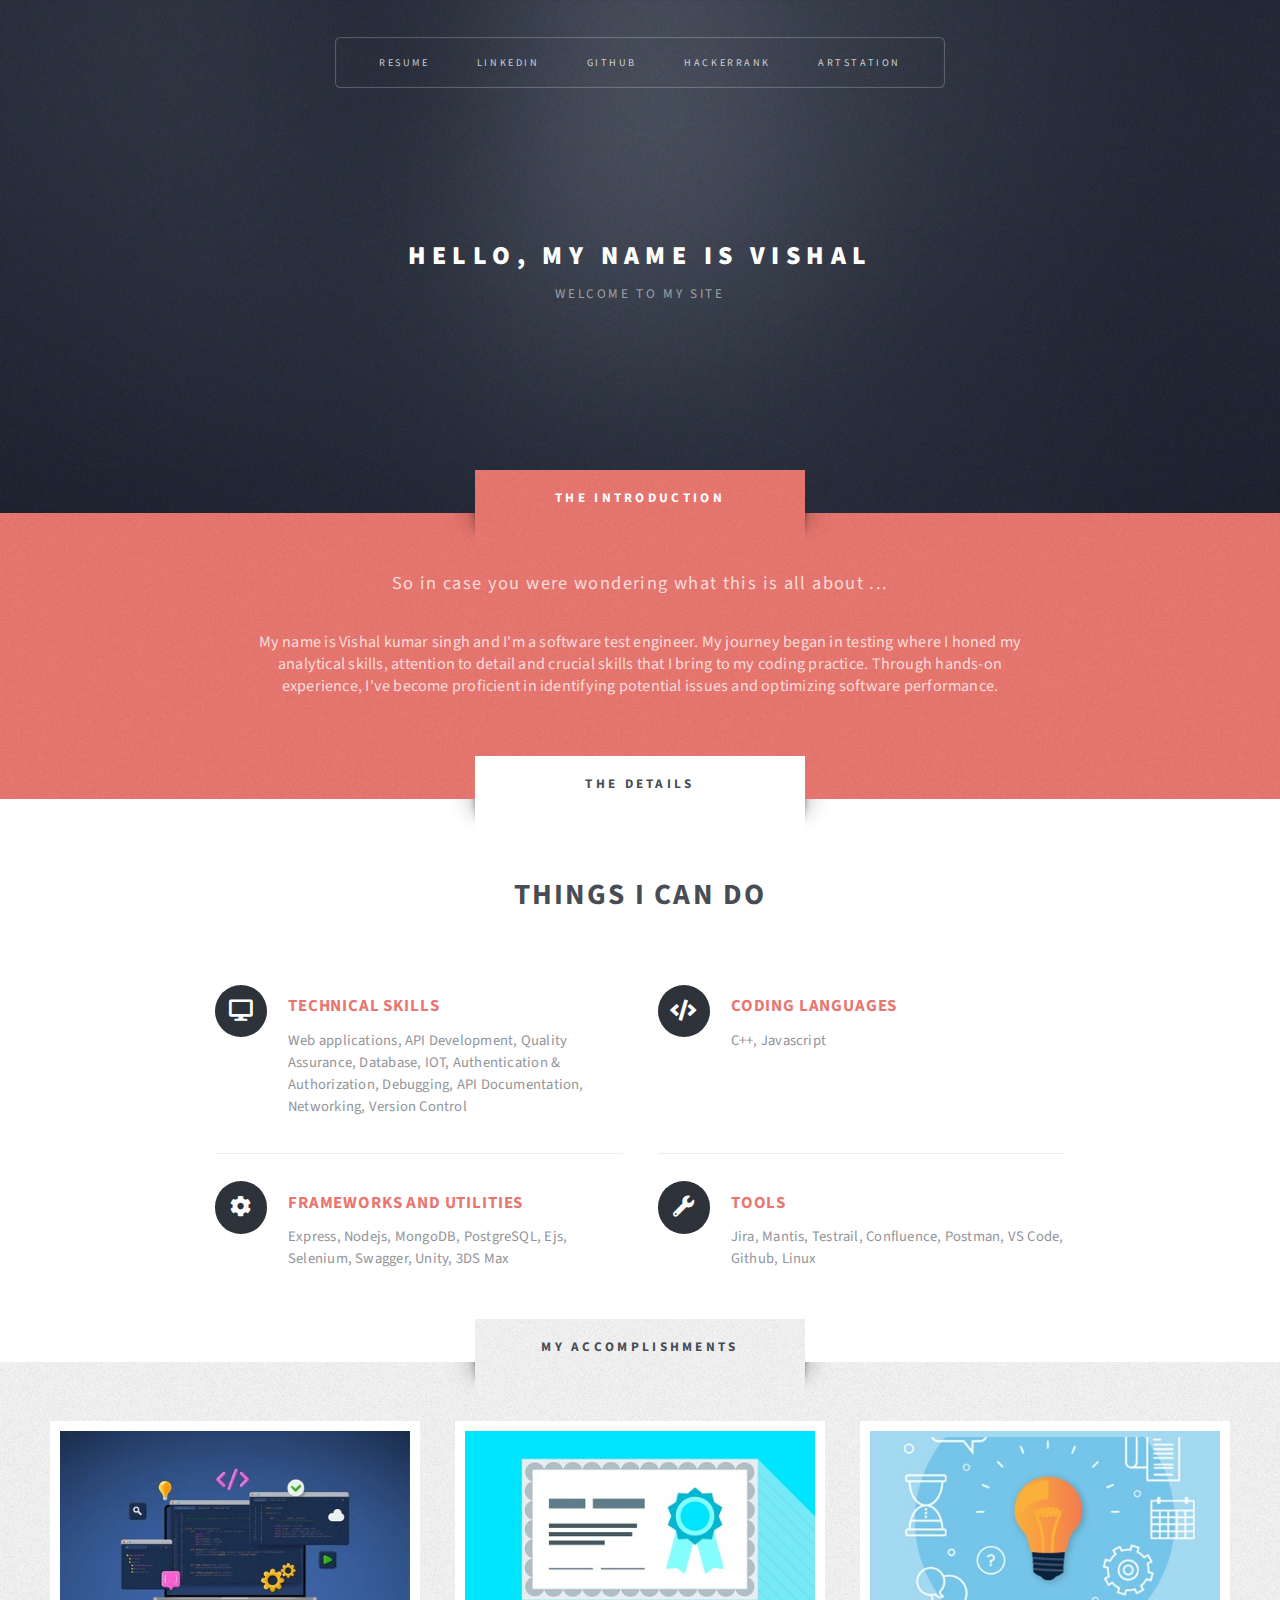
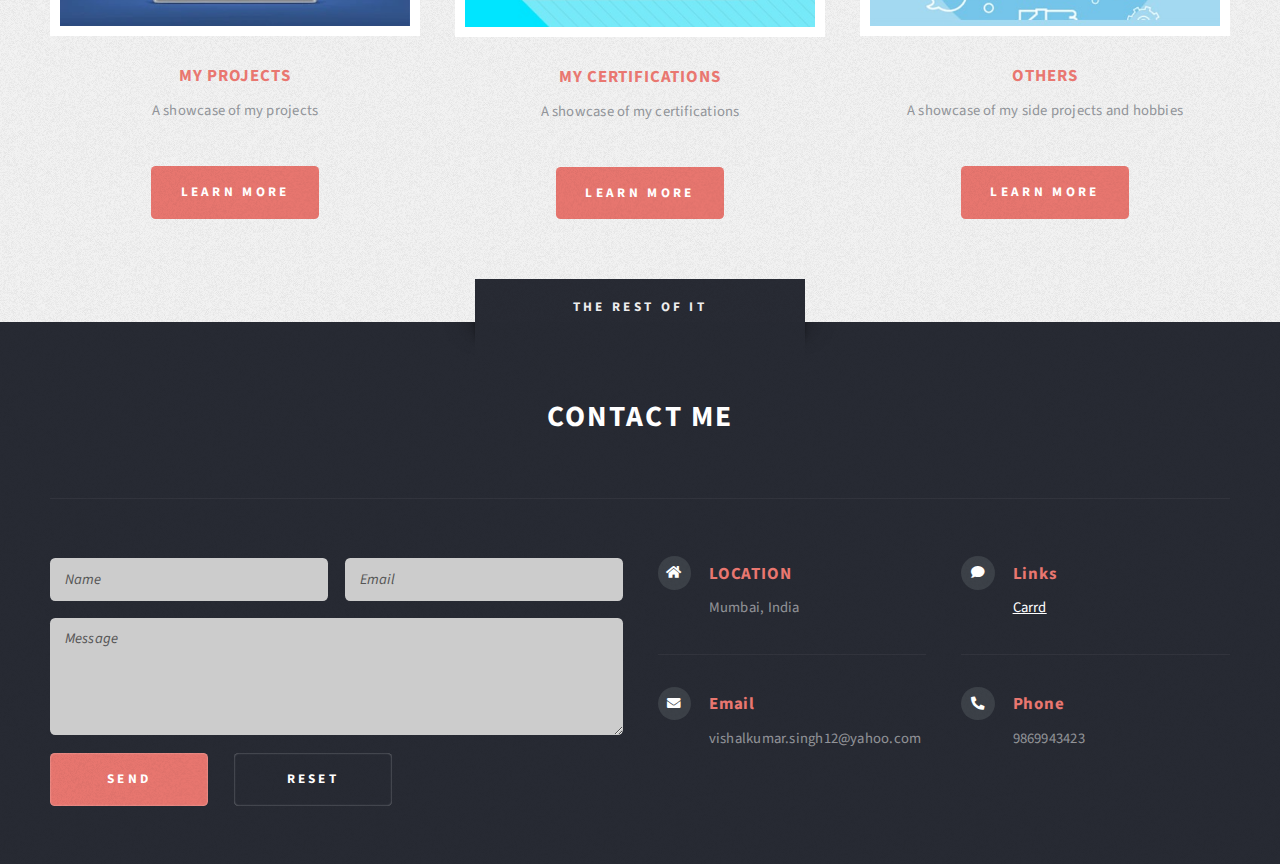
<file: index.html>
<!DOCTYPE HTML>
<html>
	<head>
		<title>Vishal Kumar Singh | Portfolio Site</title>
		<meta charset="utf-8" />
		<meta name="viewport" content="width=device-width, initial-scale=1, user-scalable=no" />
		<link rel="stylesheet" href="assets/css/main.css" />
	</head>
	<body class="homepage is-preload">
		<div id="page-wrapper">

			<!-- Header -->
				<section id="header" class="wrapper">

					<!-- Logo -->
						<div id="logo">
							<h1>HELLO, MY NAME IS VISHAL</a></h1>
							<p>WELCOME TO MY SITE</p>
						</div>

					<!-- Nav -->
						<nav id="nav">
							<ul>
								<li class="current"><a href="https://drive.google.com/drive/folders/1BwaBh4OClMoRS4IHNsmzxaivC_d_SILt?usp=sharing" target="_blank">RESUME</a></li>
								<li>
									<a href="https://www.linkedin.com/in/vishalk947/" target="_blank">LINKEDIN</a>
									
								</li>
								<li><a href="https://github.com/albedo121" target="_blank">GITHUB</a></li>
								<li><a href="https://www.hackerrank.com/profile/vishalk947" target="_blank">HACKERRANK</a></li>
								<li><a href="https://www.artstation.com/albedo121" target="_blank">ARTSTATION</a></li>
							</ul>
						</nav> 

				</section>

			<!-- Intro -->
				<section id="intro" class="wrapper style1">
					<div class="title">The Introduction</div>
					<div class="container">
						<p class="style1">So in case you were wondering what this is all about ...</p>
						
						<p class="style3">My name is Vishal kumar singh and I'm a software test engineer. My journey began in testing where I honed my analytical skills, attention to detail and crucial skills that I bring to my coding practice. Through hands-on experience, I've become proficient in identifying potential issues and optimizing software performance.</p>
						<!-- <p class="style3"><br>With over 5 years of experience in ensuring software quality, I've also developed a keen understanding of what makes robust, user-friendly applications. Now, I'm excited to transition into backend web development, leveraging my skills in JavaScript and the Express framework.</p> -->
					</div>
				</section>

			<!-- Main -->
				<section id="main" class="wrapper style2">
					<div class="title">The Details</div>
					<div class="container">

						<!-- Image
							<a href="#" class="image featured">
								<img src="images/pic01.jpg" alt="" /> 
							</a> -->

						<!-- Features -->
							<section id="features">
								<header class="style1">
									<h2>THINGS I CAN DO</h2>
						
								</header>
								<div class="feature-list">
									<div class="row">
										<div class="col-6 col-12-medium">
											<section>
												<h3 class="icon solid fa-desktop">TECHNICAL SKILLS</h3>
												<p>Web applications, API Development, Quality Assurance, Database, IOT, Authentication & Authorization, Debugging, API Documentation, Networking, Version Control
													</p>
											</section>
										</div>
										<div class="col-6 col-12-medium">
											<section>
												<h3 class="icon solid fa-code">CODING LANGUAGES</h3>
												<p>C++, Javascript</p>
											</section>
										</div>
										<div class="col-6 col-12-medium">
											<section>
												<h3 class="icon solid fa-cog">FRAMEWORKS AND UTILITIES</h3>
												<p>Express, Nodejs, MongoDB, PostgreSQL, Ejs, Selenium, Swagger, Unity, 3DS Max</p>
											</section>
										</div>
										<div class="col-6 col-12-medium">
											<section>
												<h3 class="icon solid fa-wrench">TOOLS</h3>
												<p>Jira, Mantis, Testrail, Confluence, Postman, VS Code, Github, Linux</p>
											</section>
										</div>
										
									</div>
								</div>
							</section>

					</div>
				</section>

			<!-- Highlights -->
				<section id="highlights" class="wrapper style3">
					<div class="title">MY ACCOMPLISHMENTS</div>
					<div class="container">
						<div class="row aln-center">
							<div class="col-4 col-12-medium">
								<section class="highlight">
									<a class="image featured"><img src="images/project.jpg" alt="" /></a>
									<h3><a href="pages/projects/projects.html">MY PROJECTS</a></h3>
									<p>A showcase of my projects</p>
									<ul class="actions">
										<li><a href="pages/projects/projects.html" class="button style1">Learn More</a></li>
									</ul>
								</section>
							</div>
							<div class="col-4 col-12-medium">
								<section class="highlight">
									<a class="image featured"><img src="images/cert.jpg" alt="" /></a>
									<h3><a href="pages/certifications/certifications.html">MY CERTIFICATIONS</a></h3>
									<p>A showcase of my certifications</p>
									<ul class="actions">
										<li><a href="pages/certifications/certifications.html" class="button style1">Learn More</a></li>
									</ul>
								</section>
							</div>
							<div class="col-4 col-12-medium">
								<section class="highlight">
									<a class="image featured"><img src="images/others.jpg" alt="" /></a>
									<h3><a href="pages/others/otherProjects.html">OTHERS</a></h3>
									<p>A showcase of my side projects and hobbies</p>
									<ul class="actions">
										<li><a href="pages/others/otherProjects.html" class="button style1">Learn More</a></li>
									</ul>
								</section>
							</div>
						</div>
					</div>
				</section>

			<!-- Footer -->
				<section id="footer" class="wrapper">
					<div class="title">The Rest Of It</div>
					<div class="container">
						<header class="style1">
							<h2>CONTACT ME</h2>
						</header>
						<div class="row">
							<div class="col-6 col-12-medium">

								<!-- Contact Form -->
									<section>
										<form method="post" action="mailto:vishalkumar.singh12@yahoo.com">
											<div class="row gtr-50">
												<div class="col-6 col-12-small">
													<input type="text" name="name" id="contact-name" placeholder="Name" />
												</div>
												<div class="col-6 col-12-small">
													<input type="text" name="email" id="contact-email" placeholder="Email" />
												</div>
												<div class="col-12">
													<textarea name="message" id="contact-message" placeholder="Message" rows="4"></textarea>
												</div>
												<div class="col-12">
													<ul class="actions">
														<li><input type="submit" class="style1" value="Send" /></li>
														<li><input type="reset" class="style2" value="Reset" /></li>
													</ul>
												</div>
											</div>
										</form>
									</section>

							</div>
							<div class="col-6 col-12-medium">

								<!-- Contact -->
									<section class="feature-list small">
										<div class="row">
											<div class="col-6 col-12-small">
												<section>
													<h3 class="icon solid fa-home">LOCATION</h3>
													<p>Mumbai, India</p>
												</section>
											</div>
											<div class="col-6 col-12-small">
												<section>
													<h3 class="icon solid fa-comment">Links</h3>
													<p>
														<a href="https://vishalsingh.carrd.co/" target="_blank">Carrd</a><br />
													</p>
												</section>
											</div>
											<div class="col-6 col-12-small">
												<section>
													<h3 class="icon solid fa-envelope">Email</h3>
													<p>
														vishalkumar.singh12@yahoo.com</a>
													</p>
												</section>
											</div>
											<div class="col-6 col-12-small">
												 <section>
													<h3 class="icon solid fa-phone-alt">Phone</h3>
													<p>
														9869943423
													</p>
												</section>
											</div>
										</div>
									</section>

							</div>
						</div>
						
					</div>
				</section>

		</div>

		<!-- Scripts -->
			<script src="assets/js/jquery.min.js"></script>
			<script src="assets/js/jquery.dropotron.min.js"></script>
			<script src="assets/js/browser.min.js"></script>
			<script src="assets/js/breakpoints.min.js"></script>
			<script src="assets/js/util.js"></script>
			<script src="assets/js/main.js"></script>

	</body>
</html>
</file>
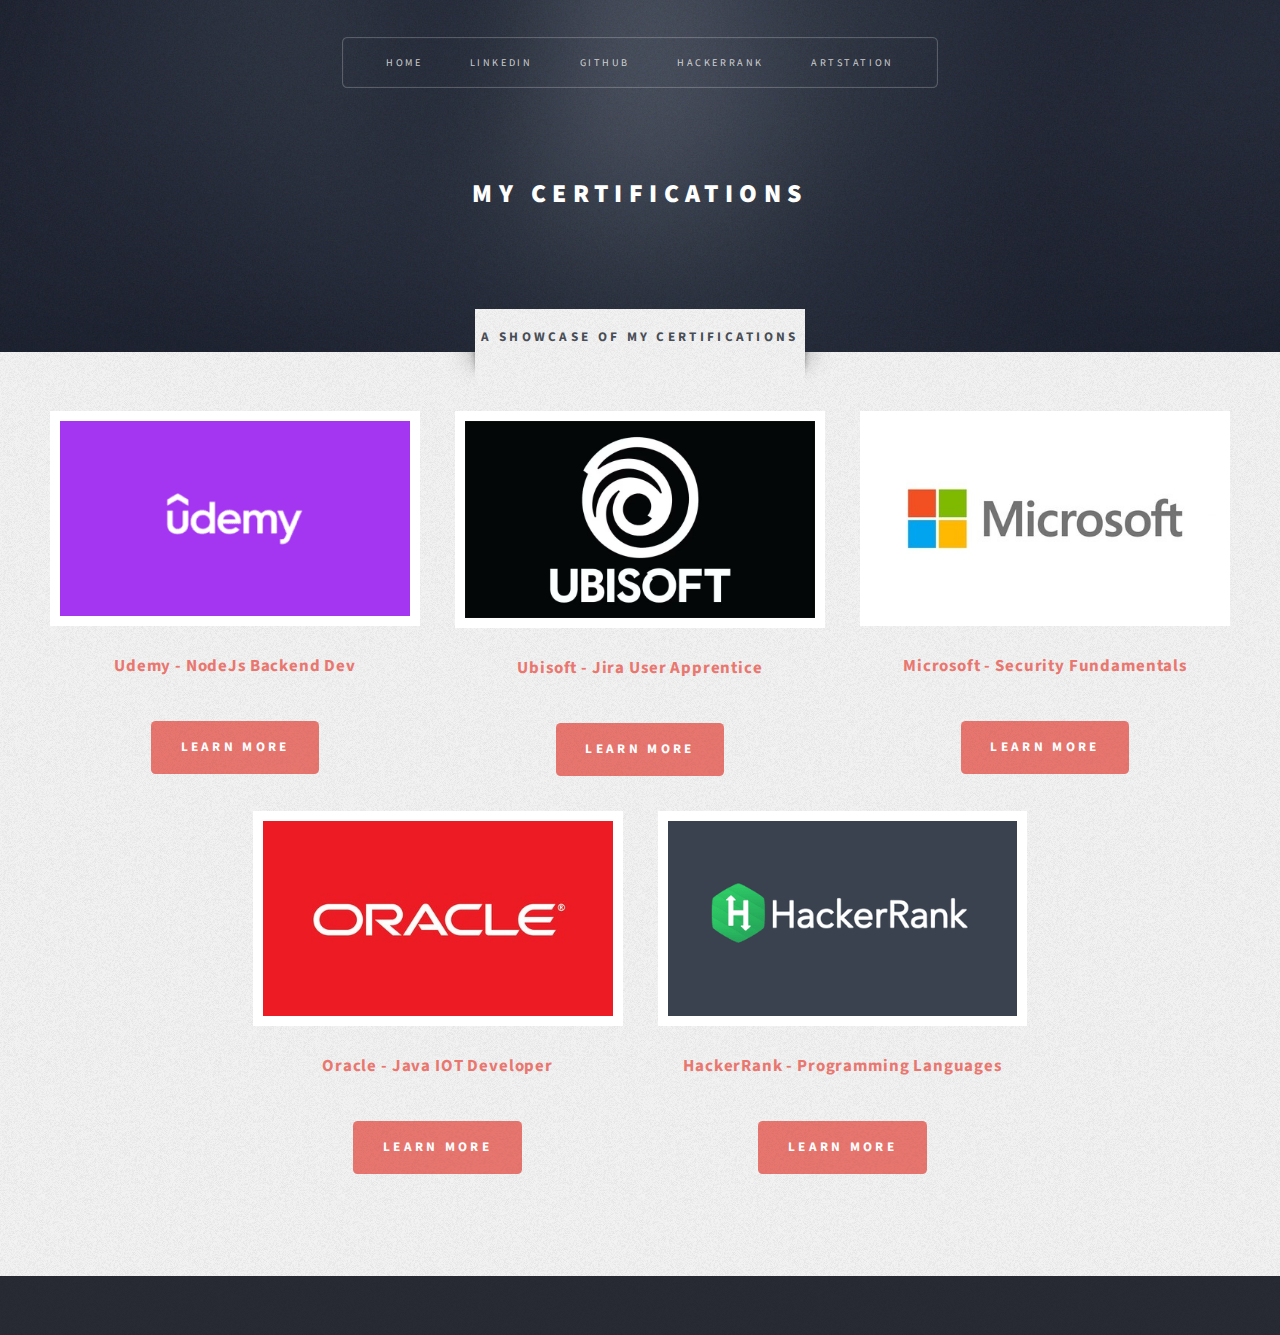
<file: pages/certifications/certifications.html>
<!DOCTYPE HTML>
<html>
	<html>
	<head>
		<title>My Certifications</title>
		<meta charset="utf-8" />
		<meta name="viewport" content="width=device-width, initial-scale=1, user-scalable=no" />
		<link rel="stylesheet" href="../../assets/css/main.css" />
	</head>
	<body class="right-sidebar is-preload">
		<div id="page-wrapper">

			<!-- Header -->
				<section id="header" class="wrapper">

					<!-- Logo -->
						<div id="logo">
							<h1>MY CERTIFICATIONS</h1>
						</div>

					<!-- Nav -->
					<nav id="nav">
						<ul>
							<li class="current"><a href="../../index.html">HOME</a></li>
							<li>
								<a href="https://www.linkedin.com/in/vishalk947/" target="_blank">LINKEDIN</a>
								
							</li>
							<li><a href="https://github.com/albedo121" target="_blank">GITHUB</a></li>
							<li><a href="https://www.hackerrank.com/profile/vishalk947" target="_blank">HACKERRANK</a></li>
							<li><a href="https://www.artstation.com/albedo121" target="_blank">ARTSTATION</a></li>
						</ul>
					</nav>

				</section>

			<!-- Highlights -->
				<section id="highlights" class="wrapper style3">
					<div class="title">A SHOWCASE OF MY CERTIFICATIONS</div>
					<div class="container">
						<div class="row aln-center">

							<!-- NodeJs Backend Web Dev -->
							<div class="col-4 col-12-medium">
								<section class="highlight">
									<a class="image featured"><img src="../../images/udemy.png" alt="" /></a>
									<h3>Udemy - NodeJs Backend Dev</h3>
									<ul class="actions">
										<li><a href="../../images/backend.jpg" class="button style1" target="_blank">Learn More</a></li>
									</ul>
								</section>
							</div>

							<!-- Jira User Apprentice -->
							<div class="col-4 col-12-medium">
								<section class="highlight">
									<a class="image featured" target="_blank"><img src="../../images/ubisoft.jpg" alt="" /></a>
									<h3>Ubisoft - Jira User Apprentice</h3>
									<ul class="actions">
										<li><a href="../../images/jira.jpg" class="button style1" target="_blank">Learn More</a></li>
									</ul>
								</section>
							</div>

							<!-- Microsoft Technology Associate -->
							<div class="col-4 col-12-medium">
								<section class="highlight">
									<a class="image featured"><img src="../../images/microsoft.jpg" alt="" /></a>
									<h3>Microsoft - Security Fundamentals</h3>
									<ul class="actions">
										<li><a href="../../images/mta.jpg" class="button style1" target="_blank">Learn More</a></li>
									</ul>
								</section>
							</div>

							<!-- Java IOT Developer -->
							<div class="col-4 col-12-medium">
								<section class="highlight">
									<a class="image featured"><img src="../../images/oracle.jpg" alt="" /></a>
									<h3>Oracle - Java IOT Developer</h3>
									<ul class="actions">
										<li><a href="../../images/iot.jpg" class="button style1" target="_blank">Learn More</a></li>
									</ul>
								</section>
							</div>

							<!-- Hackerrank C++ Basic -->
							<div class="col-4 col-12-medium">
								<section class="highlight">
									<a class="image featured"><img src="../../images/hackerrank.png" alt="" /></a>
									<h3>HackerRank - Programming Languages</h3>
									<ul class="actions">
										<li><a href="https://www.hackerrank.com/certificates/881532f7fef8" class="button style1" target="_blank">Learn More</a></li>
									</ul>
								</section>
							</div>

						</div>

					</div>
				</section>

			<!-- Footer -->
				<section id="footer"></section>

		</div>
	</body>
</html>
</file>
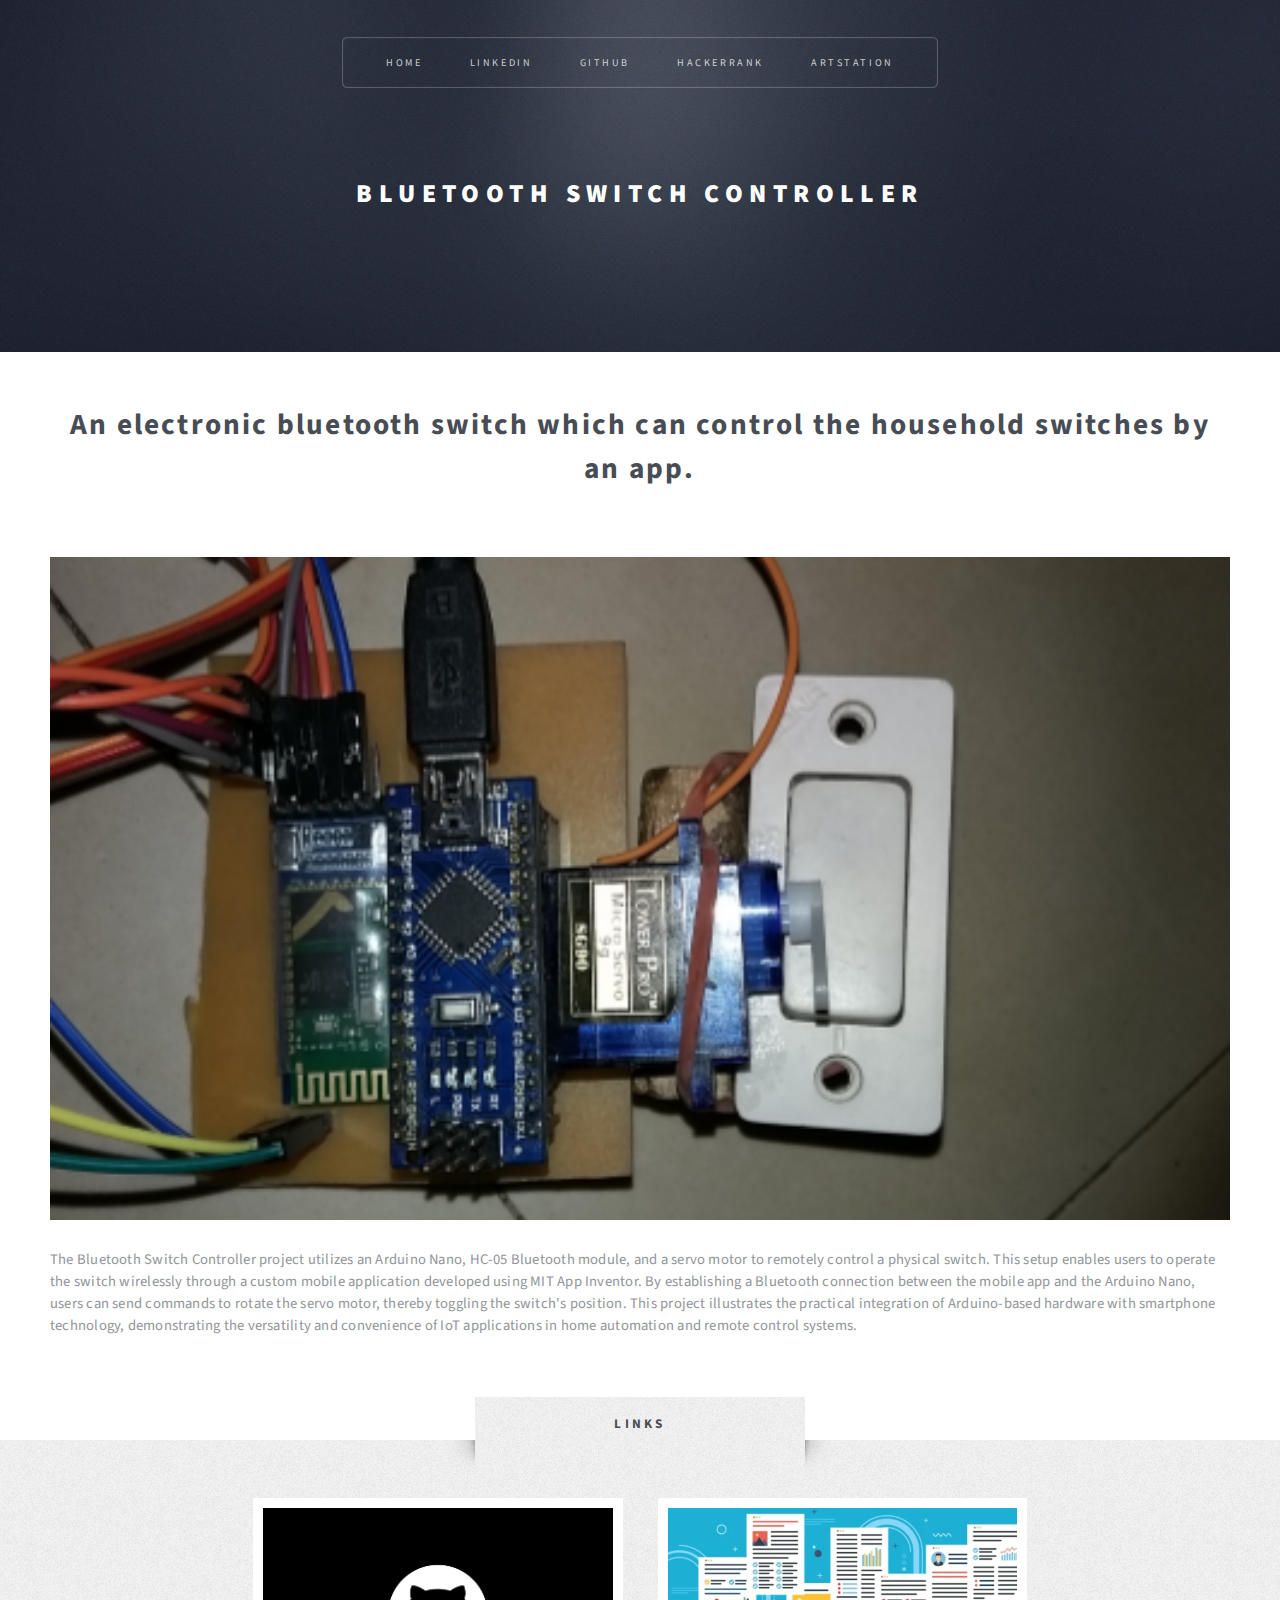
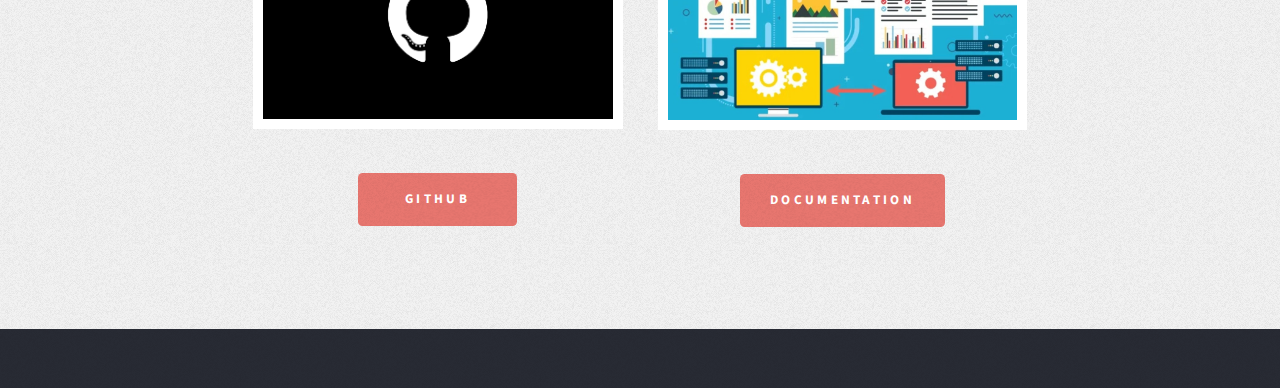
<file: pages/others/bluetooth.html>
<!DOCTYPE HTML>
<html>
	<head>
		<title>Bluetooth Switch Controller</title>
		<meta charset="utf-8" />
		<meta name="viewport" content="width=device-width, initial-scale=1, user-scalable=no" />
		<link rel="stylesheet" href="../../assets/css/main.css" />
	</head>
	<body class="no-sidebar is-preload">
		<div id="page-wrapper">

			<!-- Header -->
				<section id="header" class="wrapper"> 

					<!-- Logo -->
						<div id="logo">
							<h1>BLUETOOTH SWITCH CONTROLLER</a></h1>
						</div> 

					<!-- Nav -->
					<nav id="nav">
						<ul>
							<li class="current"><a href="../../index.html">HOME</a></li>
							<li>
								<a href="https://www.linkedin.com/in/vishalk947/" target="_blank">LINKEDIN</a>
								
							</li>
							<li><a href="https://github.com/albedo121" target="_blank">GITHUB</a></li>
							<li><a href="https://www.hackerrank.com/profile/vishalk947" target="_blank">HACKERRANK</a></li>
							<li><a href="https://www.artstation.com/albedo121" target="_blank">ARTSTATION</a></li>
						</ul>
					</nav> 

				</section>

			<!-- Main -->
				<div id="main" class="wrapper style2">
					<div class="container">

						<!-- Content -->
							<div id="content">
								<article class="box post">
									<header class="style1">
										<h2>An electronic bluetooth switch which can control the household switches by an app.</h2>
									</header>
									<a class="image featured">
										<img src="../../images/bluetooth_main.jpg" alt="" />
									</a>
									<p>The Bluetooth Switch Controller project utilizes an Arduino Nano, HC-05 Bluetooth module, and a servo motor to remotely control a physical switch. This setup enables users to operate the switch wirelessly through a custom mobile application developed using MIT App Inventor. By establishing a Bluetooth connection between the mobile app and the Arduino Nano, users can send commands to rotate the servo motor, thereby toggling the switch's position. This project illustrates the practical integration of Arduino-based hardware with smartphone technology, demonstrating the versatility and convenience of IoT applications in home automation and remote control systems.</p>
								</article>
							</div>

					</div>
				</div>

			<!-- Highlights -->
				<section id="highlights" class="wrapper style3">
					<div class="title">LINKS</div>
					<div class="container">
						<div class="row aln-center">
							
							<div class="col-4 col-12-medium">
								<section class="highlight">
									<a class="image featured"><img src="../../images/github.png" alt="" /></a>
									<ul class="actions">
										<li><a href="https://github.com/albedo121/BluetoothSwitchController" target="_blank" class="button style1">GITHUB</a></li>
									</ul>
								</section>
							</div>
							<div class="col-4 col-12-medium">
								<section class="highlight">
									<a class="image featured"><img src="../../images/documentation.jpg" alt="" /></a>
									<ul class="actions">
										<li><a href="../../assets/pdf/bluetooth.pdf" target="_blank" class="button style1">DOCUMENTATION</a></li>
									</ul>
								</section>
							</div>
						</div>
					</div>
				</section>

			<!-- Footer -->
			<section id="footer">
					
					
			</section>

	</div>
</body>
</html>
</file>
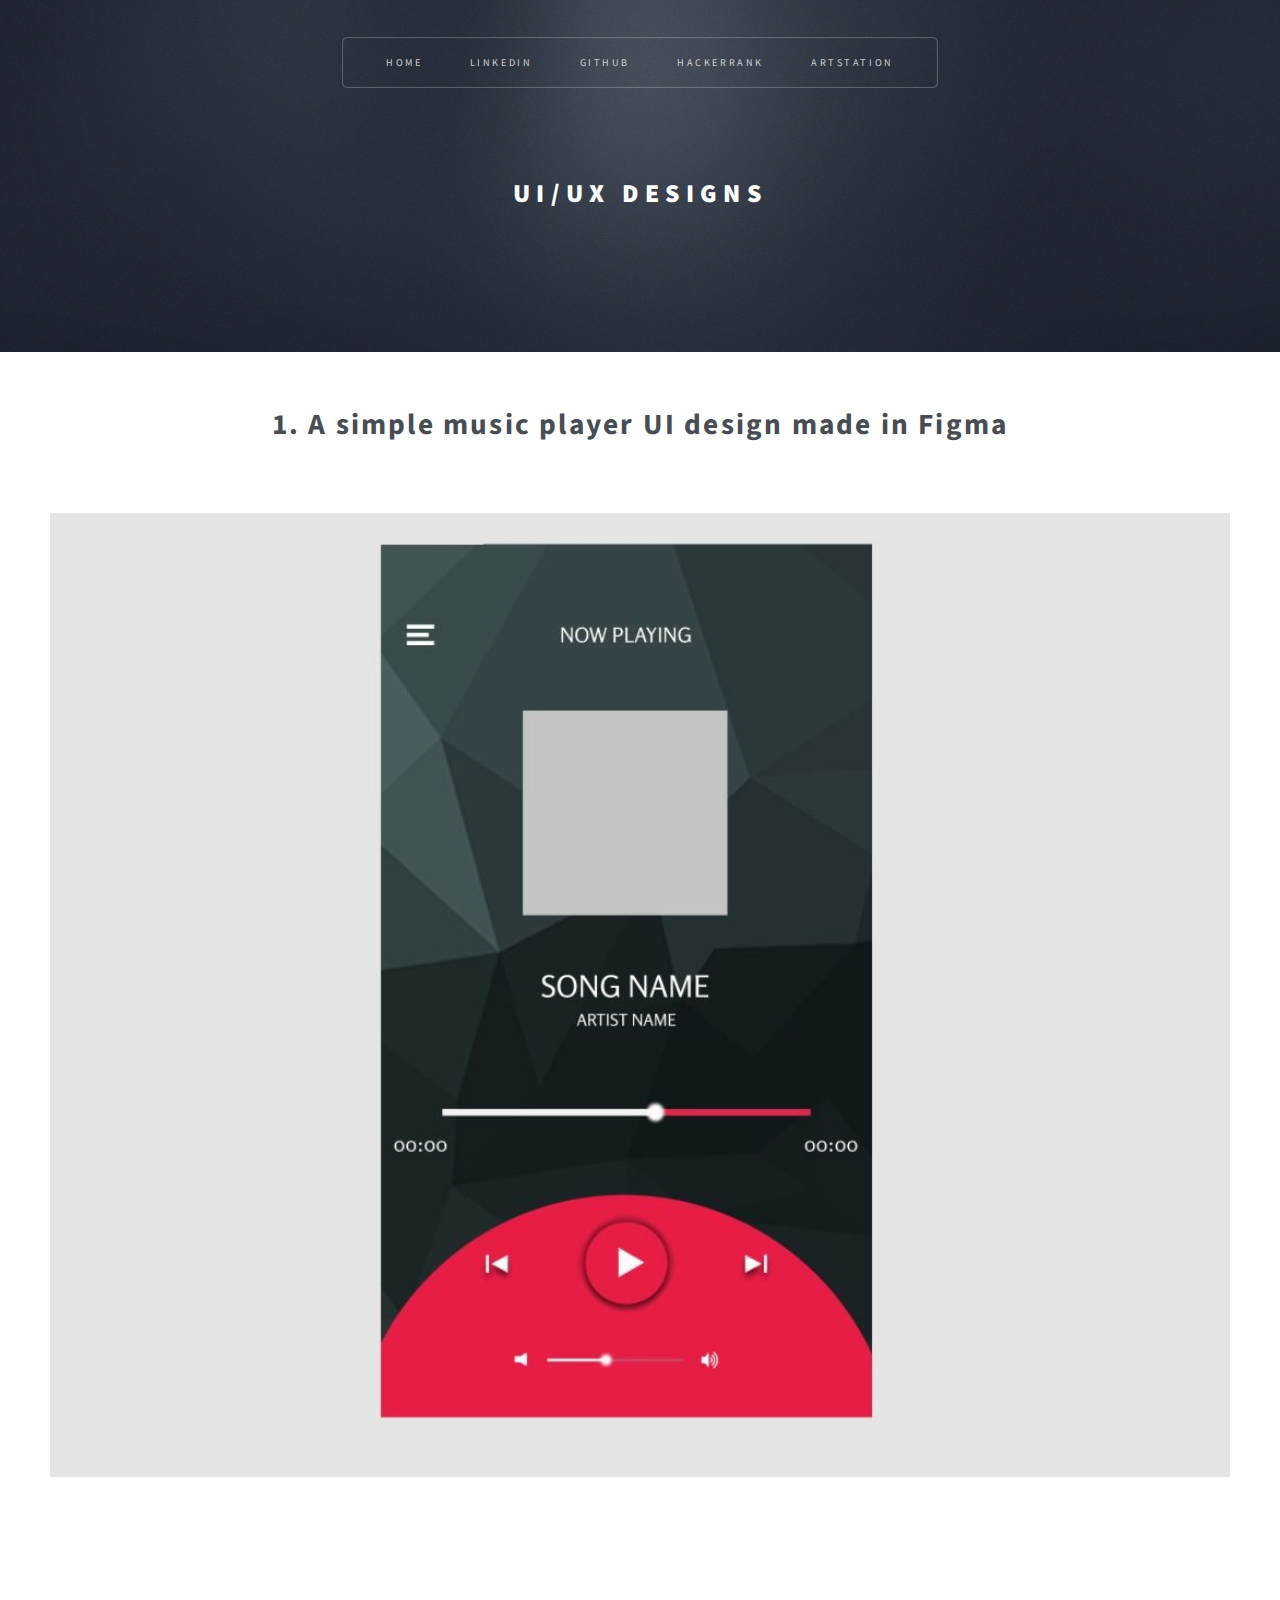
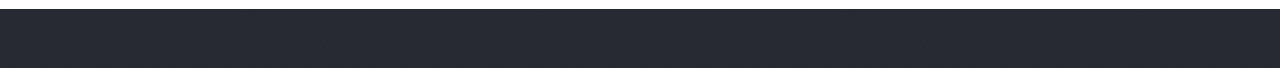
<file: pages/others/musicplayer.html>
<!DOCTYPE HTML>
<html>
	<head>
		<title>UI/UX</title>
		<meta charset="utf-8" />
		<meta name="viewport" content="width=device-width, initial-scale=1, user-scalable=no" />
		<link rel="stylesheet" href="../../assets/css/main.css" />
	</head>
	<body class="no-sidebar is-preload">
		<div id="page-wrapper">

			<!-- Header -->
				<section id="header" class="wrapper"> 

					<!-- Logo -->
						<div id="logo">
							<h1>UI/UX DESIGNS</a></h1>
						</div> 

					<!-- Nav -->
					<nav id="nav">
						<ul>
							<li class="current"><a href="../../index.html">HOME</a></li>
							<li>
								<a href="https://www.linkedin.com/in/vishalk947/" target="_blank">LINKEDIN</a>
								
							</li>
							<li><a href="https://github.com/albedo121" target="_blank">GITHUB</a></li>
							<li><a href="https://www.hackerrank.com/profile/vishalk947" target="_blank">HACKERRANK</a></li>
							<li><a href="https://www.artstation.com/albedo121" target="_blank">ARTSTATION</a></li>
						</ul>
					</nav> 

				</section>

			<!-- Main -->
				<div id="main" class="wrapper style2">
					<div class="container">

						<!-- Content -->
							<div id="content">
								<article class="box post">
									<header class="style1">
										<h2>1. A simple music player UI design made in Figma</h2>
									</header>
									<a class="image featured">
										<img src="../../images/mplayer.jpg" alt="" />
									</a>
									<!-- <p>  </p> -->
								</article>
							</div>

					</div>
				</div>


			<!-- Footer -->
			<section id="footer">
					
					
			</section>

	</div>
</body>
</html>
</file>
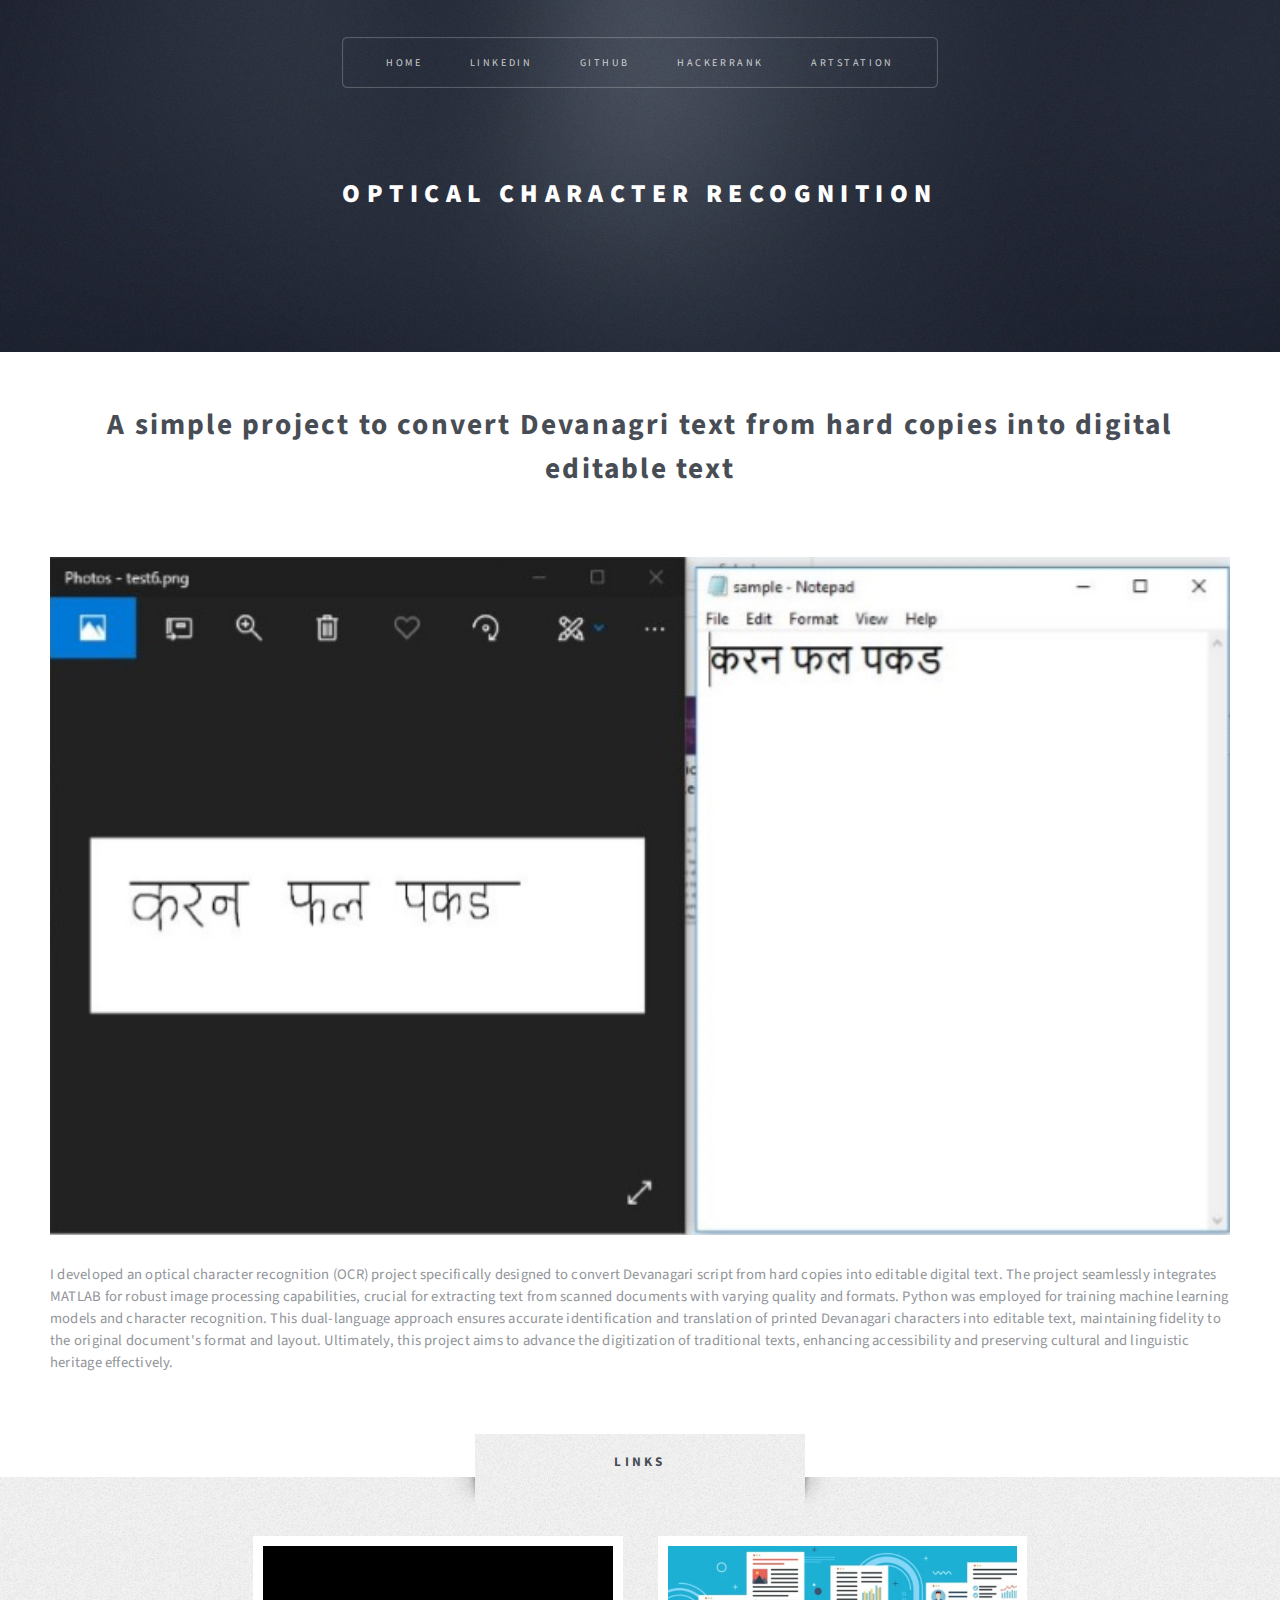
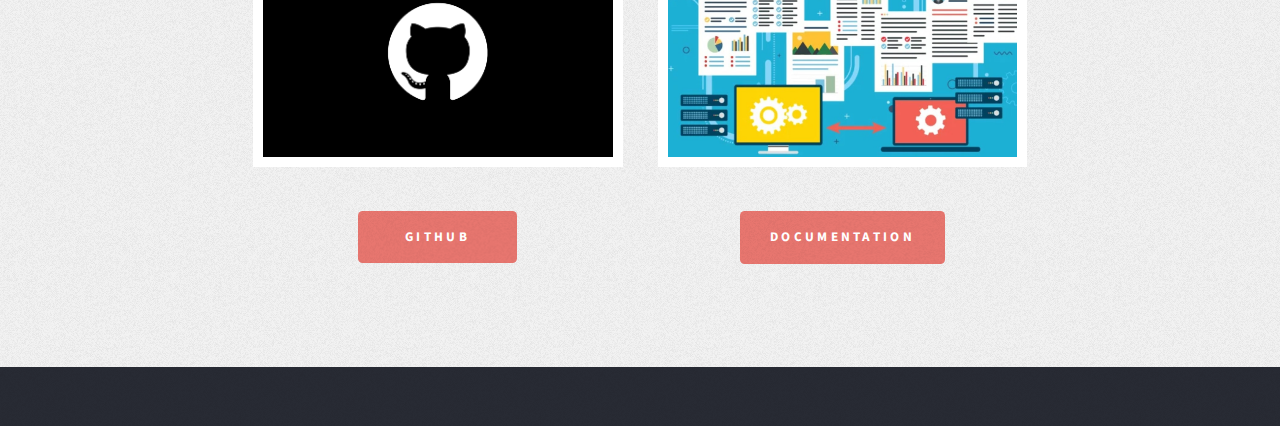
<file: pages/others/ocr.html>
<!DOCTYPE HTML>
<html>
	<head>
		<title>Optical Character Recognition</title>
		<meta charset="utf-8" />
		<meta name="viewport" content="width=device-width, initial-scale=1, user-scalable=no" />
		<link rel="stylesheet" href="../../assets/css/main.css" />
	</head>
	<body class="no-sidebar is-preload">
		<div id="page-wrapper">

			<!-- Header -->
				<section id="header" class="wrapper"> 

					<!-- Logo -->
						<div id="logo">
							<h1>OPTICAL CHARACTER RECOGNITION</a></h1>
						</div> 

					<!-- Nav -->
					<nav id="nav">
						<ul>
							<li class="current"><a href="../../index.html">HOME</a></li>
							<li>
								<a href="https://www.linkedin.com/in/vishalk947/" target="_blank">LINKEDIN</a>
								
							</li>
							<li><a href="https://github.com/albedo121" target="_blank">GITHUB</a></li>
							<li><a href="https://www.hackerrank.com/profile/vishalk947" target="_blank">HACKERRANK</a></li>
							<li><a href="https://www.artstation.com/albedo121" target="_blank">ARTSTATION</a></li>
						</ul>
					</nav> 

				</section>

			<!-- Main -->
				<div id="main" class="wrapper style2">
					<div class="container">

						<!-- Content -->
							<div id="content">
								<article class="box post">
									<header class="style1">
										<h2>A simple project to convert Devanagri text from hard copies into digital editable text</h2>
									</header>
									<a class="image featured">
										<img src="../../images/ocr_main.jpg" alt="" />
									</a>
									<p> I developed an optical character recognition (OCR) project specifically designed to convert Devanagari script from hard copies into editable digital text. The project seamlessly integrates MATLAB for robust image processing capabilities, crucial for extracting text from scanned documents with varying quality and formats. Python was employed for training machine learning models and character recognition. This dual-language approach ensures accurate identification and translation of printed Devanagari characters into editable text, maintaining fidelity to the original document's format and layout. Ultimately, this project aims to advance the digitization of traditional texts, enhancing accessibility and preserving cultural and linguistic heritage effectively.</p>
								</article>
							</div>

					</div>
				</div>

			<!-- Highlights -->
				<section id="highlights" class="wrapper style3">
					<div class="title">LINKS</div>
					<div class="container">
						<div class="row aln-center">
							
							<div class="col-4 col-12-medium">
								<section class="highlight">
									<a class="image featured"><img src="../../images/github.png" alt="" /></a>
									<ul class="actions">
										<li><a href="https://github.com/albedo121/OpticalCharacterRecognition" target="_blank" class="button style1">GITHUB</a></li>
									</ul>
								</section>
							</div>
							<div class="col-4 col-12-medium">
								<section class="highlight">
									<a class="image featured"><img src="../../images/documentation.jpg" alt="" /></a>
									<ul class="actions">
										<li><a href="../../assets/pdf/ocr.pdf" target="_blank" class="button style1">DOCUMENTATION</a></li>
									</ul>
								</section>
							</div>
						</div>
					</div>
				</section>

			<!-- Footer -->
			<section id="footer">
					
					
			</section>

	</div>
</body>
</html>
</file>
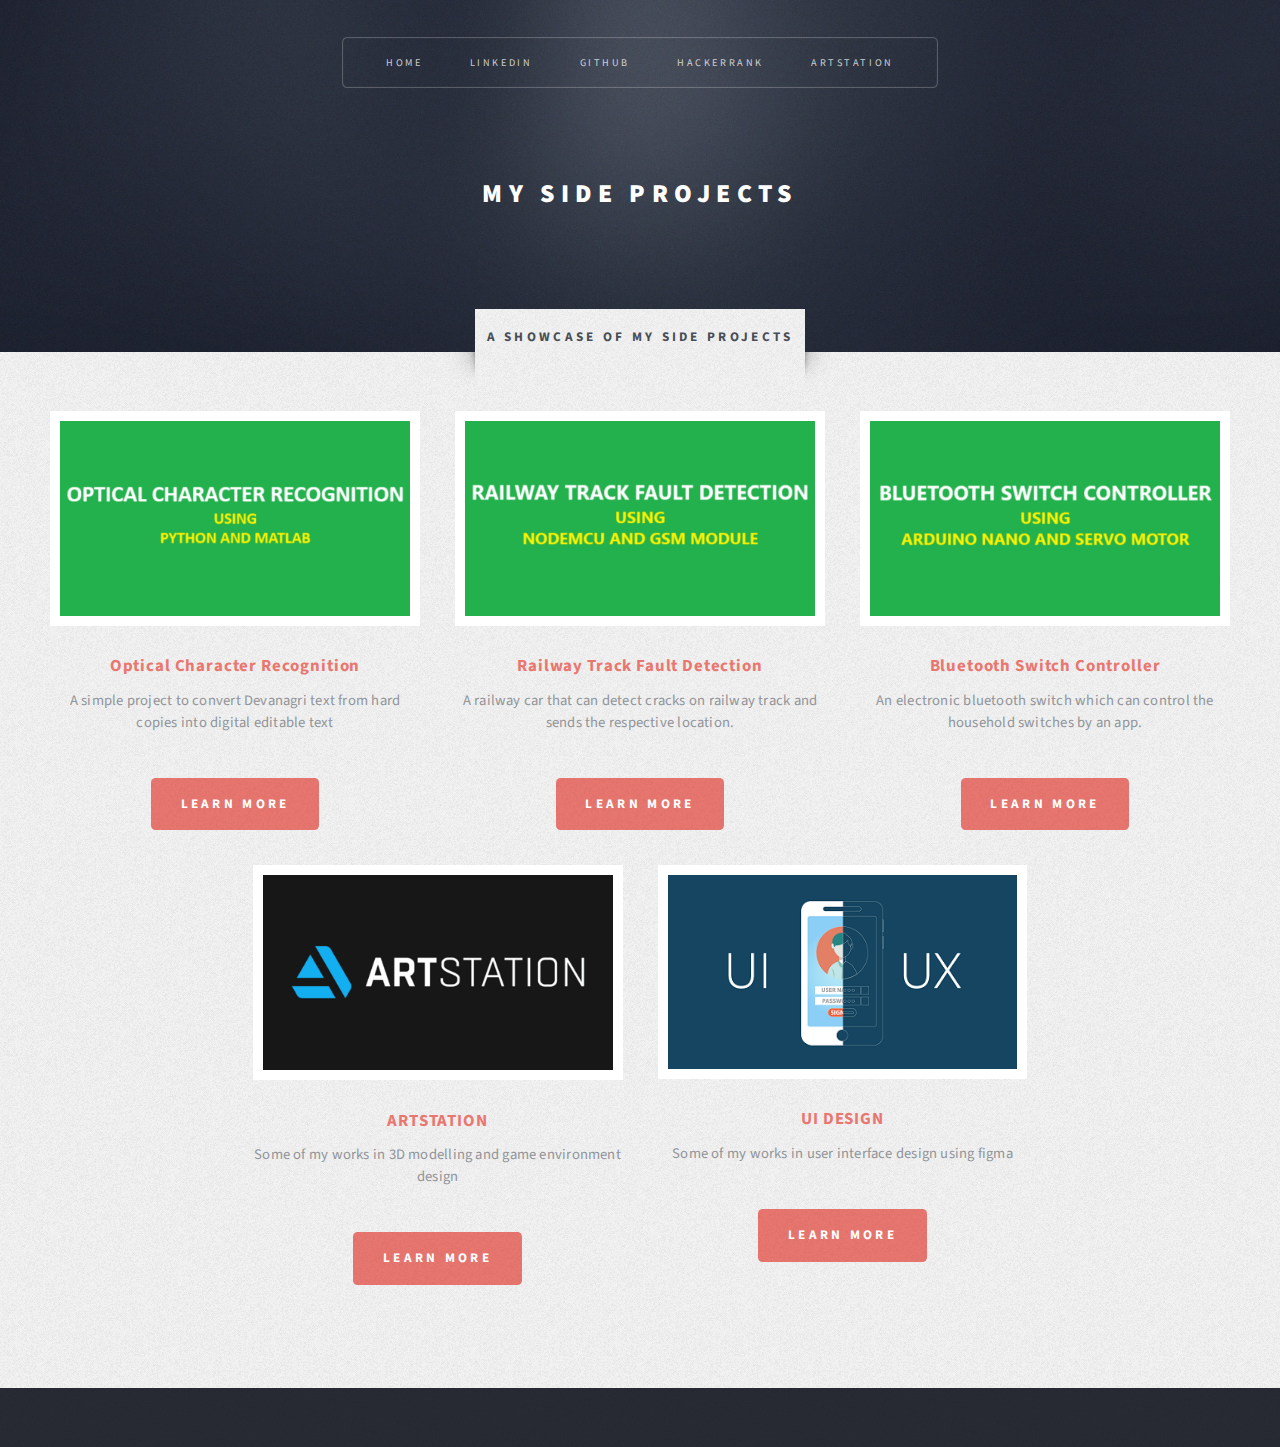
<file: pages/others/otherProjects.html>
<!DOCTYPE HTML>
<html>
	<html>
	<head>
		<title>Side Projects</title>
		<meta charset="utf-8" />
		<meta name="viewport" content="width=device-width, initial-scale=1, user-scalable=no" />
		<link rel="stylesheet" href="../../assets/css/main.css" />
	</head>
	<body class="right-sidebar is-preload">
		<div id="page-wrapper">

			<!-- Header -->
				<section id="header" class="wrapper">

					<!-- Logo -->
						<div id="logo">
							<h1>MY SIDE PROJECTS</h1>
						</div>

					<!-- Nav -->
					<nav id="nav">
						<ul>
							<li class="current"><a href="../../index.html">HOME</a></li>
							<li>
								<a href="https://www.linkedin.com/in/vishalk947/" target="_blank">LINKEDIN</a>
								
							</li>
							<li><a href="https://github.com/albedo121" target="_blank">GITHUB</a></li>
							<li><a href="https://www.hackerrank.com/profile/vishalk947" target="_blank">HACKERRANK</a></li>
							<li><a href="https://www.artstation.com/albedo121" target="_blank">ARTSTATION</a></li>
						</ul>
					</nav>

				</section>

			<!-- Highlights -->
				<section id="highlights" class="wrapper style3">
					<div class="title">A SHOWCASE OF MY SIDE PROJECTS</div>
					<div class="container">
						<div class="row aln-center">

  							<!-- OCR -->
							<div class="col-4 col-12-medium">
								<section class="highlight">
									<a class="image featured"><img src="../../images/ocr.jpg" alt="" /></a>
									<h3><a href="ocr.html">Optical Character Recognition</a></h3>
									<p>A simple project to convert Devanagri text from hard copies into digital editable text</p>
									<ul class="actions">
										<li><a href="ocr.html" class="button style1">Learn More</a></li>
									</ul>
								</section>
							</div>

							<!-- RAILWAY TRACK FAULT DETECTION -->
							<div class="col-4 col-12-medium">
								<section class="highlight">
									<a class="image featured"><img src="../../images/railway.jpg" alt="" /></a>
									<h3><a href="railway.html">Railway Track Fault Detection</a></h3>
									<p>A railway car that can detect cracks on railway track and sends the respective location.</p>
									<ul class="actions">
										<li><a href="railway.html" class="button style1">Learn More</a></li>
									</ul>
								</section>
							</div>

							<!-- BLUETOOTH SWITCH CONTROLLER -->
							<div class="col-4 col-12-medium">
								<section class="highlight">
									<a class="image featured"><img src="../../images/bluetooth.jpg" alt="" /></a>
									<h3><a href="bluetooth.html">Bluetooth Switch Controller</a></h3>
									<p>An electronic bluetooth switch which can control the household switches by an app.</p>
									<ul class="actions">
										<li><a href="bluetooth.html" class="button style1">Learn More</a></li>
									</ul>
								</section>
							</div>

							<!-- ARTSTATION -->
							<div class="col-4 col-12-medium">
								<section class="highlight">
									<a class="image featured"><img src="../../images/artstation.jpg" alt="" /></a>
									<h3><a href="https://www.artstation.com/albedo121" target="_blank">ARTSTATION</a></h3>
									<p>Some of my works in 3D modelling and game environment design</p>
									<ul class="actions">
										<li><a href="https://www.artstation.com/albedo121" target="_blank" class="button style1">Learn More</a></li>
									</ul>
								</section>
							</div>

							<!-- UI/UX -->
							<div class="col-4 col-12-medium">
								<section class="highlight">
									<a class="image featured"><img src="../../images/uiux.jpg" alt="" /></a>
									<h3><a href="musicplayer.html" target="_blank">UI DESIGN</a></h3>
									<p>Some of my works in user interface design using figma</p>
									<ul class="actions">
										<li><a href="musicplayer.html" target="_blank" class="button style1">Learn More</a></li>
									</ul>
								</section>
							</div>

						</div>
					</div>
				</section>

			<!-- Footer -->
				<section id="footer">
					
					
				</section>

		</div>
	</body>
</html>
</file>
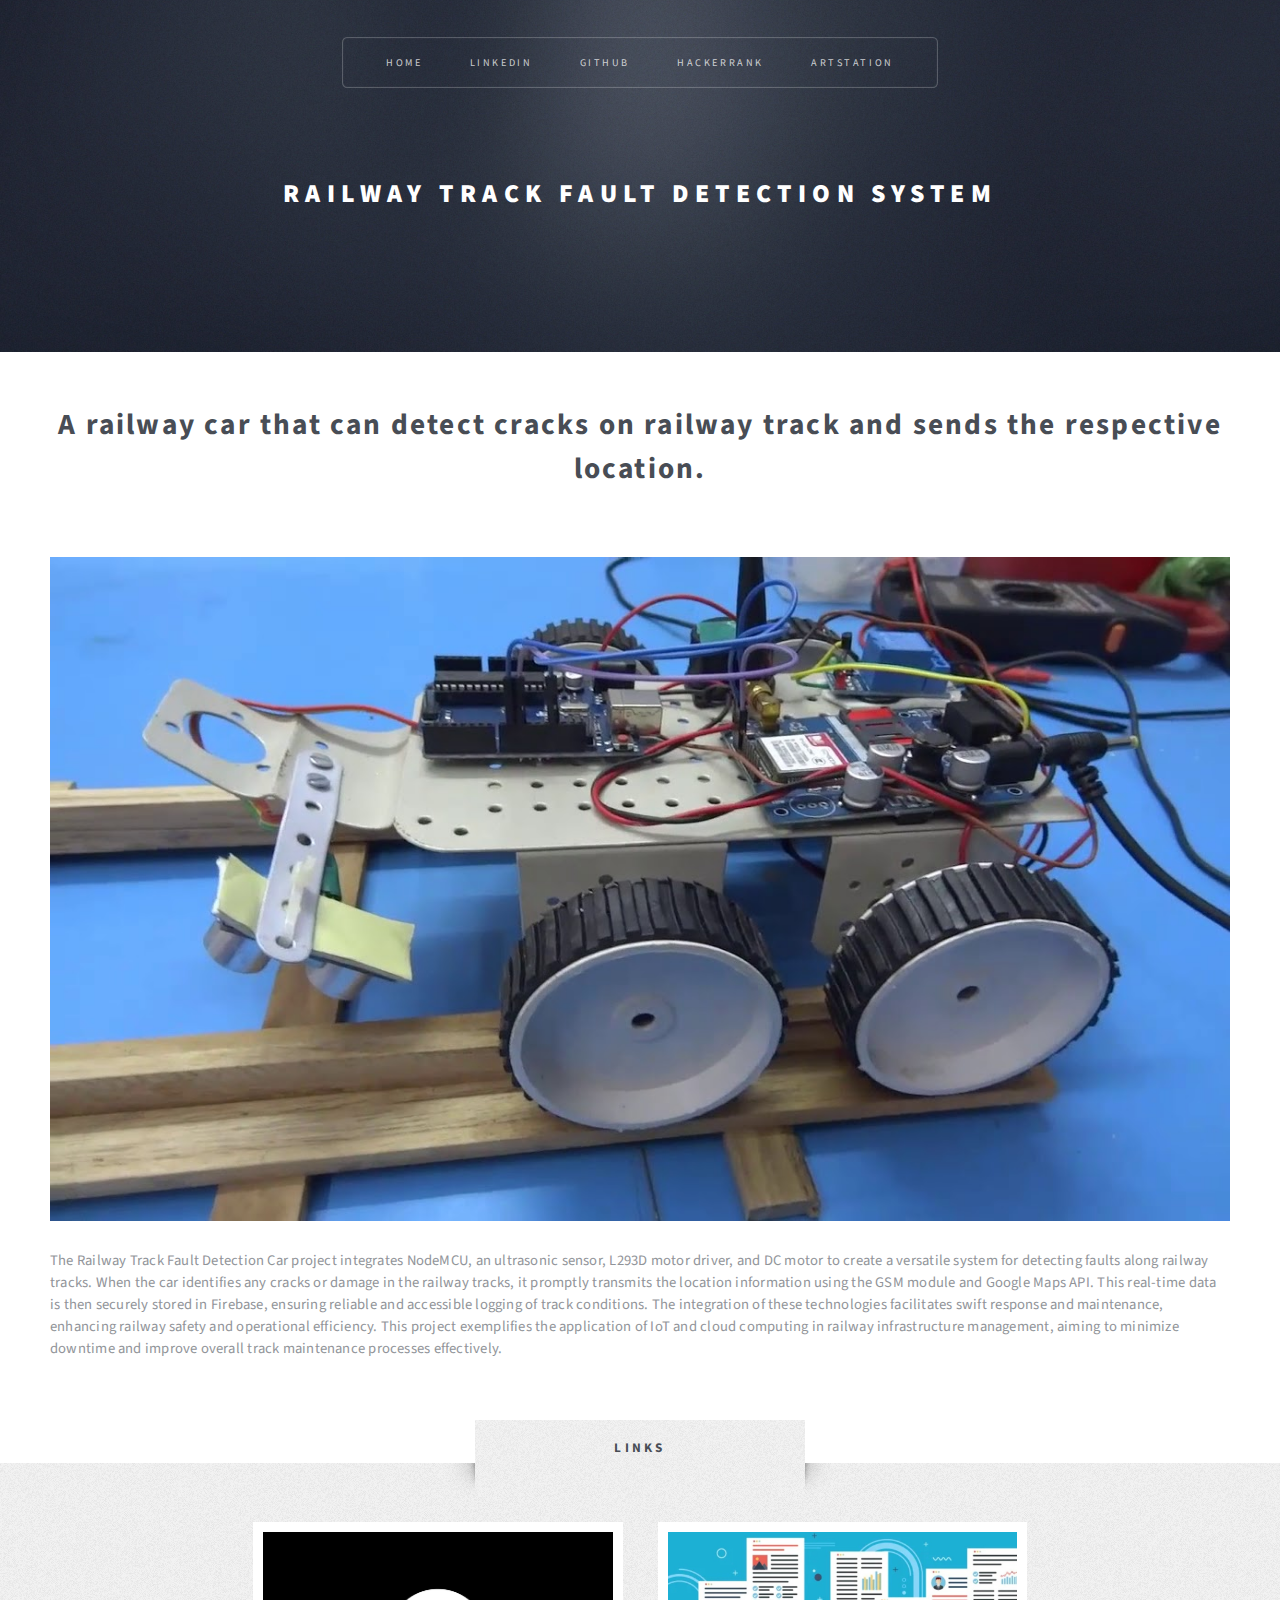
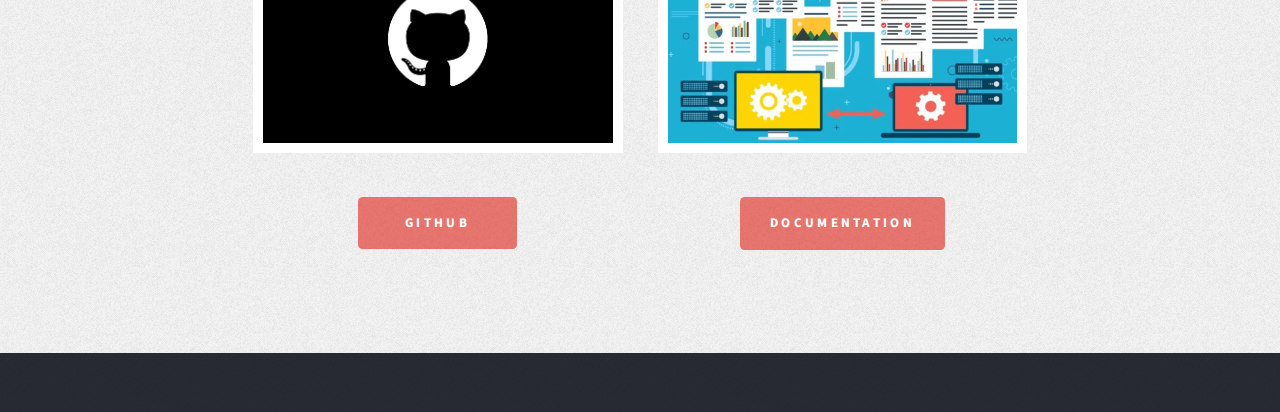
<file: pages/others/railway.html>
<!DOCTYPE HTML>
<html>
	<head>
		<title>Railway Track Fault Detection System</title>
		<meta charset="utf-8" />
		<meta name="viewport" content="width=device-width, initial-scale=1, user-scalable=no" />
		<link rel="stylesheet" href="../../assets/css/main.css" />
	</head>
	<body class="no-sidebar is-preload">
		<div id="page-wrapper">

			<!-- Header -->
				<section id="header" class="wrapper"> 

					<!-- Logo -->
						<div id="logo">
							<h1>RAILWAY TRACK FAULT DETECTION SYSTEM</a></h1>
						</div> 

					<!-- Nav -->
					<nav id="nav">
						<ul>
							<li class="current"><a href="../../index.html">HOME</a></li>
							<li>
								<a href="https://www.linkedin.com/in/vishalk947/" target="_blank">LINKEDIN</a>
								
							</li>
							<li><a href="https://github.com/albedo121" target="_blank">GITHUB</a></li>
							<li><a href="https://www.hackerrank.com/profile/vishalk947" target="_blank">HACKERRANK</a></li>
							<li><a href="https://www.artstation.com/albedo121" target="_blank">ARTSTATION</a></li>
						</ul>
					</nav> 

				</section>

			<!-- Main -->
				<div id="main" class="wrapper style2">
					<div class="container">

						<!-- Content -->
							<div id="content">
								<article class="box post">
									<header class="style1">
										<h2>A railway car that can detect cracks on railway track and sends the respective location.</h2>
									</header>
									<a class="image featured">
										<img src="../../images/railway_main.jpg" alt="" />
									</a>
									<p> The Railway Track Fault Detection Car project integrates NodeMCU, an ultrasonic sensor, L293D motor driver, and DC motor to create a versatile system for detecting faults along railway tracks. When the car identifies any cracks or damage in the railway tracks, it promptly transmits the location information using the GSM module and Google Maps API. This real-time data is then securely stored in Firebase, ensuring reliable and accessible logging of track conditions. The integration of these technologies facilitates swift response and maintenance, enhancing railway safety and operational efficiency. This project exemplifies the application of IoT and cloud computing in railway infrastructure management, aiming to minimize downtime and improve overall track maintenance processes effectively.</p>
								</article>
							</div>

					</div>
				</div>

			<!-- Highlights -->
				<section id="highlights" class="wrapper style3">
					<div class="title">LINKS</div>
					<div class="container">
						<div class="row aln-center">
							
							<div class="col-4 col-12-medium">
								<section class="highlight">
									<a class="image featured"><img src="../../images/github.png" alt="" /></a>
									<ul class="actions">
										<li><a href="https://github.com/albedo121/RailwayTrackFaultDDetection" target="_blank" class="button style1">GITHUB</a></li>
									</ul>
								</section>
							</div>
							<div class="col-4 col-12-medium">
								<section class="highlight">
									<a class="image featured"><img src="../../images/documentation.jpg" alt="" /></a>
									<ul class="actions">
										<li><a href="../../assets/pdf/railway.pdf" target="_blank" class="button style1">DOCUMENTATION</a></li>
									</ul>
								</section>
							</div>
						</div>
					</div>
				</section>

			<!-- Footer -->
			<section id="footer">
					
					
			</section>

	</div>
</body>
</html>
</file>
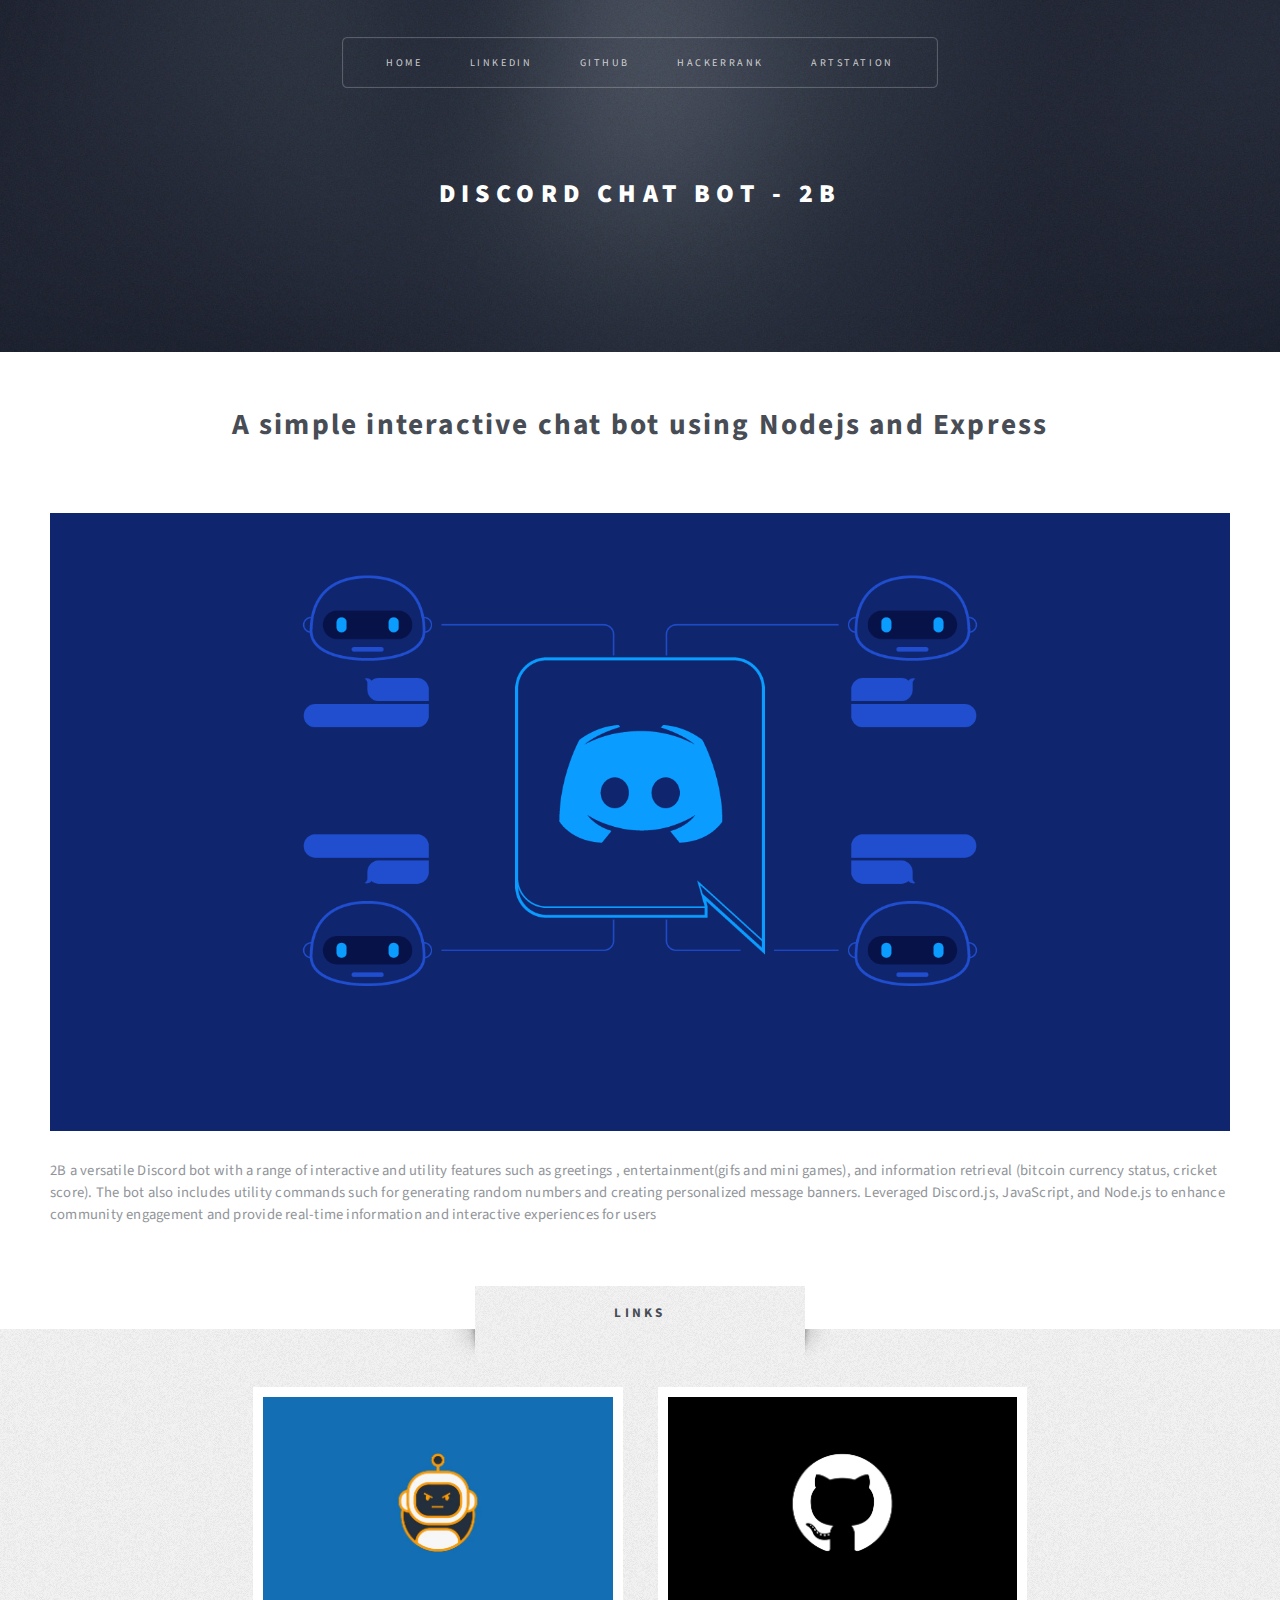
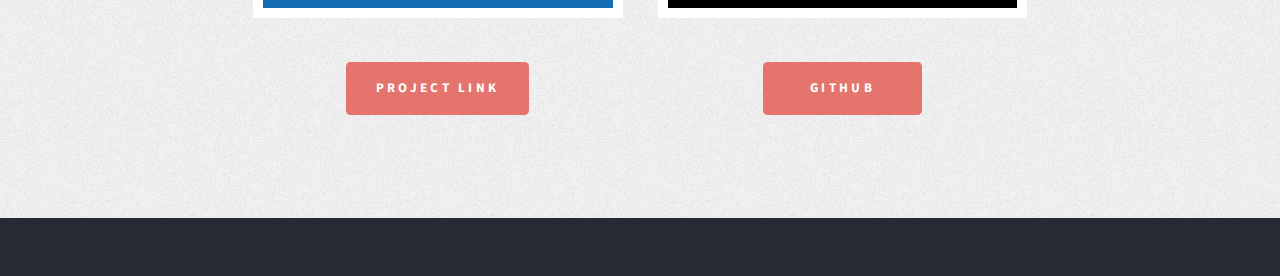
<file: pages/projects/discord.html>
<!DOCTYPE HTML>
<html>
	<head>
		<title>Discord Chat Bot - 2B</title>
		<meta charset="utf-8" />
		<meta name="viewport" content="width=device-width, initial-scale=1, user-scalable=no" />
		<link rel="stylesheet" href="../../assets/css/main.css" />
	</head>
	<body class="no-sidebar is-preload">
		<div id="page-wrapper">

			<!-- Header -->
				<section id="header" class="wrapper"> 

					<!-- Logo -->
						<div id="logo">
							<h1>DISCORD CHAT BOT - 2B</a></h1>
						</div> 

					<!-- Nav -->
					<nav id="nav">
						<ul>
							<li class="current"><a href="../../index.html">HOME</a></li>
							<li>
								<a href="https://www.linkedin.com/in/vishalk947/" target="_blank">LINKEDIN</a>
								
							</li>
							<li><a href="https://github.com/albedo121" target="_blank">GITHUB</a></li>
							<li><a href="https://www.hackerrank.com/profile/vishalk947" target="_blank">HACKERRANK</a></li>
							<li><a href="https://www.artstation.com/albedo121" target="_blank">ARTSTATION</a></li>
						</ul>
					</nav> 

				</section>

			<!-- Main -->
				<div id="main" class="wrapper style2">
					<div class="container">

						<!-- Content -->
							<div id="content">
								<article class="box post">
									<header class="style1">
										<h2>A simple interactive chat bot using Nodejs and Express</h2>
										<!--<p>A simple user login and signup system made using Express and MongoDB</p>-->
									</header>
									<a class="image featured">
										<img src="../../images/discord_banner.jpg" alt="" />
									</a>
									<p> 2B a versatile Discord bot with a range of interactive and utility features such as greetings ,
										entertainment(gifs and mini games), and information retrieval (bitcoin currency status, cricket score). The bot also includes utility commands such for generating random numbers and creating personalized message banners. Leveraged Discord.js, JavaScript, and Node.js to enhance community engagement and provide real-time information and interactive experiences for users</p>
								</article>
							</div>
					</div>
				</div>

			<!-- Highlights -->
				<section id="highlights" class="wrapper style3">
					<div class="title">LINKS</div>
					<div class="container">
						<div class="row aln-center">
							<div class="col-4 col-12-medium">
								<section class="highlight">
									<a class="image featured"><img src="../../images/discord_thumb.jpg" alt="" /></a>
									<ul class="actions">
										<li><a href="https://discord.com/oauth2/authorize?client_id=1268115243637145623&permissions=0&integration_type=0&scope=bot" target="_blank" class="button style1">PROJECT LINK</a></li>
									</ul>
								</section>
							</div>
							<div class="col-4 col-12-medium">
								<section class="highlight">
									<a class="image featured"><img src="../../images/github.png" alt="" /></a>
									<ul class="actions">
										<li><a href="https://github.com/albedo121/Discord-Bot-2B" target="_blank" class="button style1">GITHUB</a></li>
									</ul>
								</section>
							</div>
							
						</div>
					</div>
				</section>

			<!-- Footer -->
			<section id="footer">
					
					
			</section>

	</div>
</body>
</html>
</file>
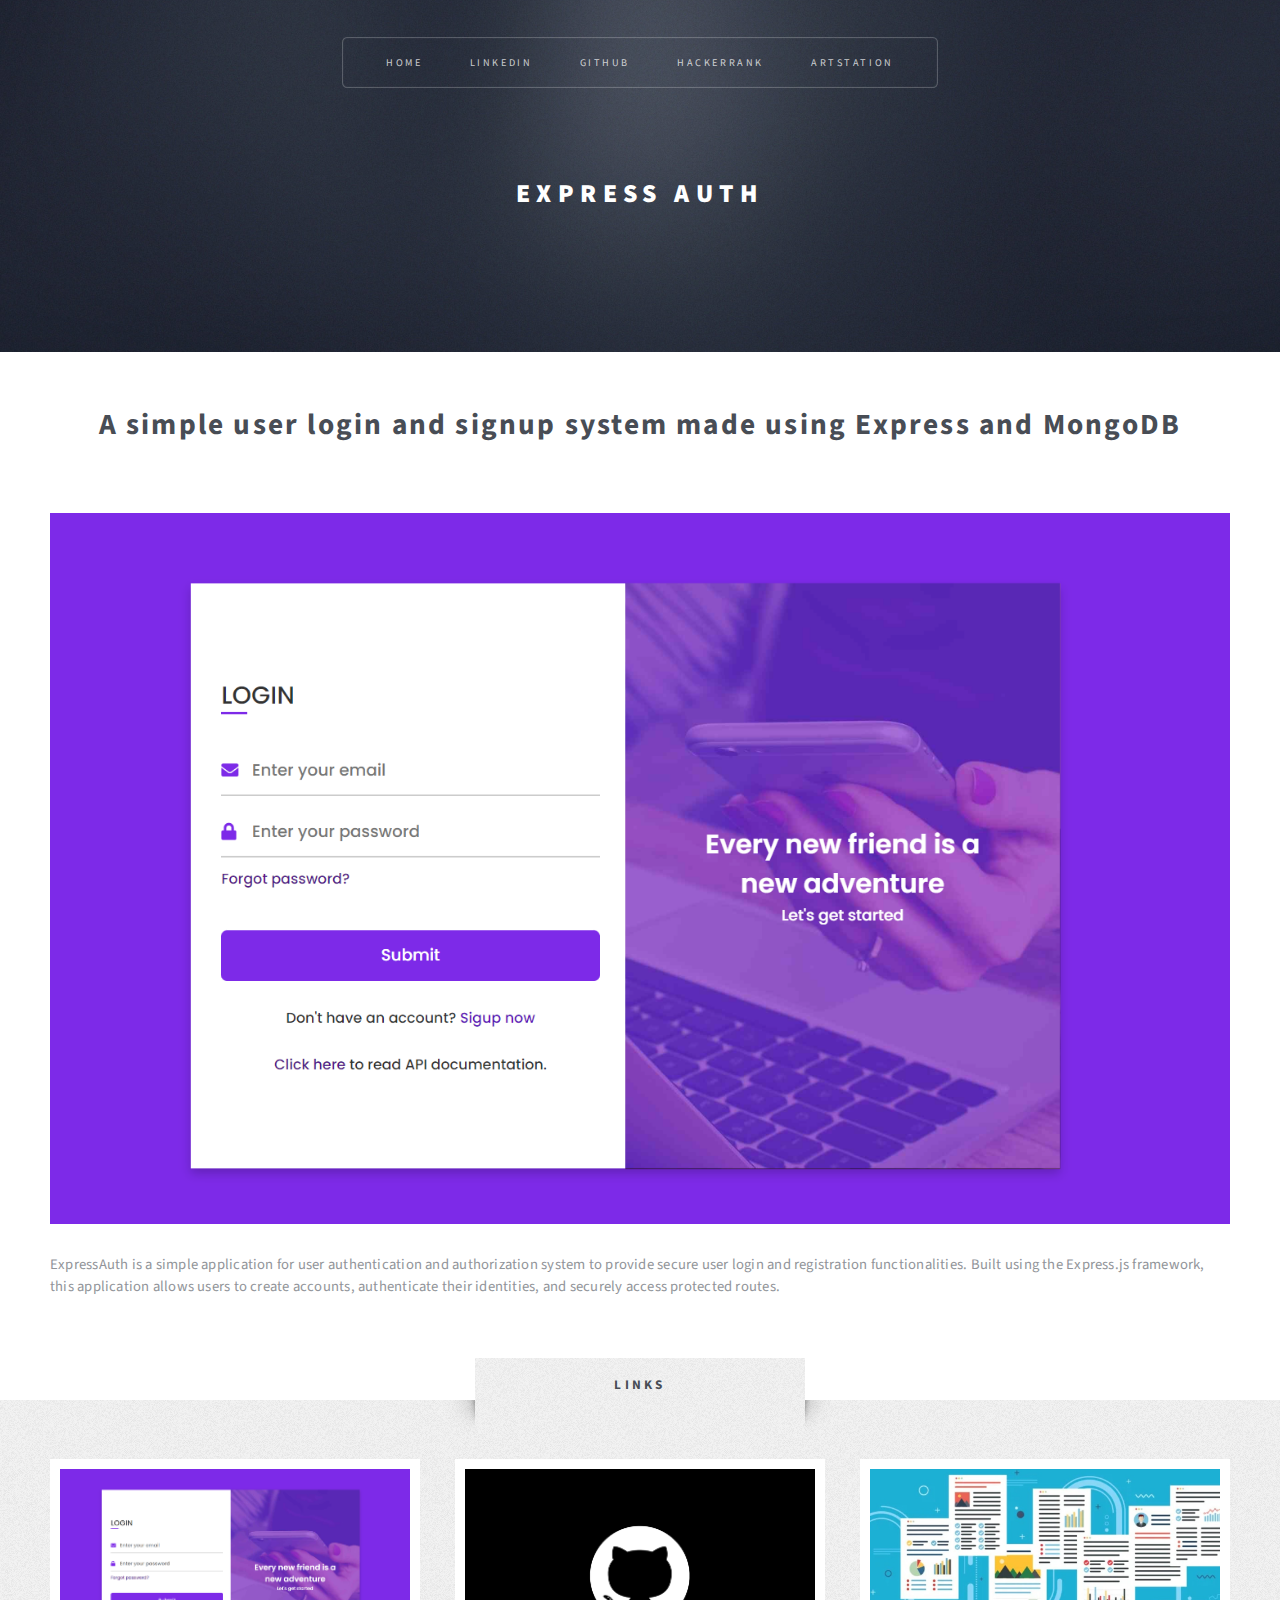
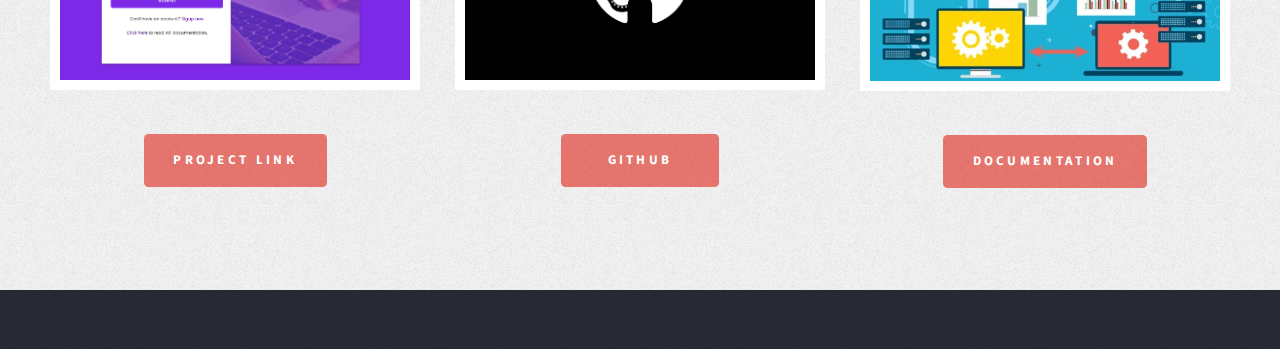
<file: pages/projects/express.html>
<!DOCTYPE HTML>
<html>
	<head>
		<title>Express Auth</title>
		<meta charset="utf-8" />
		<meta name="viewport" content="width=device-width, initial-scale=1, user-scalable=no" />
		<link rel="stylesheet" href="../../assets/css/main.css" />
	</head>
	<body class="no-sidebar is-preload">
		<div id="page-wrapper">

			<!-- Header -->
				<section id="header" class="wrapper"> 

					<!-- Logo -->
						<div id="logo">
							<h1>EXPRESS AUTH</a></h1>
						</div> 

					<!-- Nav -->
					<nav id="nav">
						<ul>
							<li class="current"><a href="../../index.html">HOME</a></li>
							<li>
								<a href="https://www.linkedin.com/in/vishalk947/" target="_blank">LINKEDIN</a>
								
							</li>
							<li><a href="https://github.com/albedo121" target="_blank">GITHUB</a></li>
							<li><a href="https://www.hackerrank.com/profile/vishalk947" target="_blank">HACKERRANK</a></li>
							<li><a href="https://www.artstation.com/albedo121" target="_blank">ARTSTATION</a></li>
						</ul>
					</nav> 

				</section>

			<!-- Main -->
				<div id="main" class="wrapper style2">
					<div class="container">

						<!-- Content -->
							<div id="content">
								<article class="box post">
									<header class="style1">
										<h2>A simple user login and signup system made using Express and MongoDB</h2>
										<!--<p>A simple user login and signup system made using Express and MongoDB</p>-->
									</header>
									<a class="image featured">
										<img src="../../images/project_expressauth.png" alt="" />
									</a>
									<p> ExpressAuth is a simple application for user authentication and authorization system to provide secure user login and registration functionalities. Built using the Express.js framework, this application allows users to create accounts, authenticate their identities, and securely access protected routes.</p>
								</article>
							</div>

					</div>
				</div>

			<!-- Highlights -->
				<section id="highlights" class="wrapper style3">
					<div class="title">LINKS</div>
					<div class="container">
						<div class="row aln-center">
							<div class="col-4 col-12-medium">
								<section class="highlight">
									<a class="image featured"><img src="../../images/project_expressauth.png" alt="" /></a>
									<ul class="actions">
										<li><a href="https://expressauth-production.up.railway.app/" target="_blank" class="button style1">PROJECT LINK</a></li>
									</ul>
								</section>
							</div>
							<div class="col-4 col-12-medium">
								<section class="highlight">
									<a class="image featured"><img src="../../images/github.png" alt="" /></a>
									<ul class="actions">
										<li><a href="https://github.com/albedo121/ExpressAuth" target="_blank" class="button style1">GITHUB</a></li>
									</ul>
								</section>
							</div>
							<div class="col-4 col-12-medium">
								<section class="highlight">
									<a class="image featured"><img src="../../images/documentation.jpg" alt="" /></a>
									<ul class="actions">
										<li><a href="https://expressauth-production.up.railway.app/api-docs/" target="_blank" class="button style1">DOCUMENTATION</a></li>
									</ul>
								</section>
							</div>
						</div>
					</div>
				</section>

			<!-- Footer -->
			<section id="footer">
					
					
			</section>

	</div>
</body>
</html>
</file>
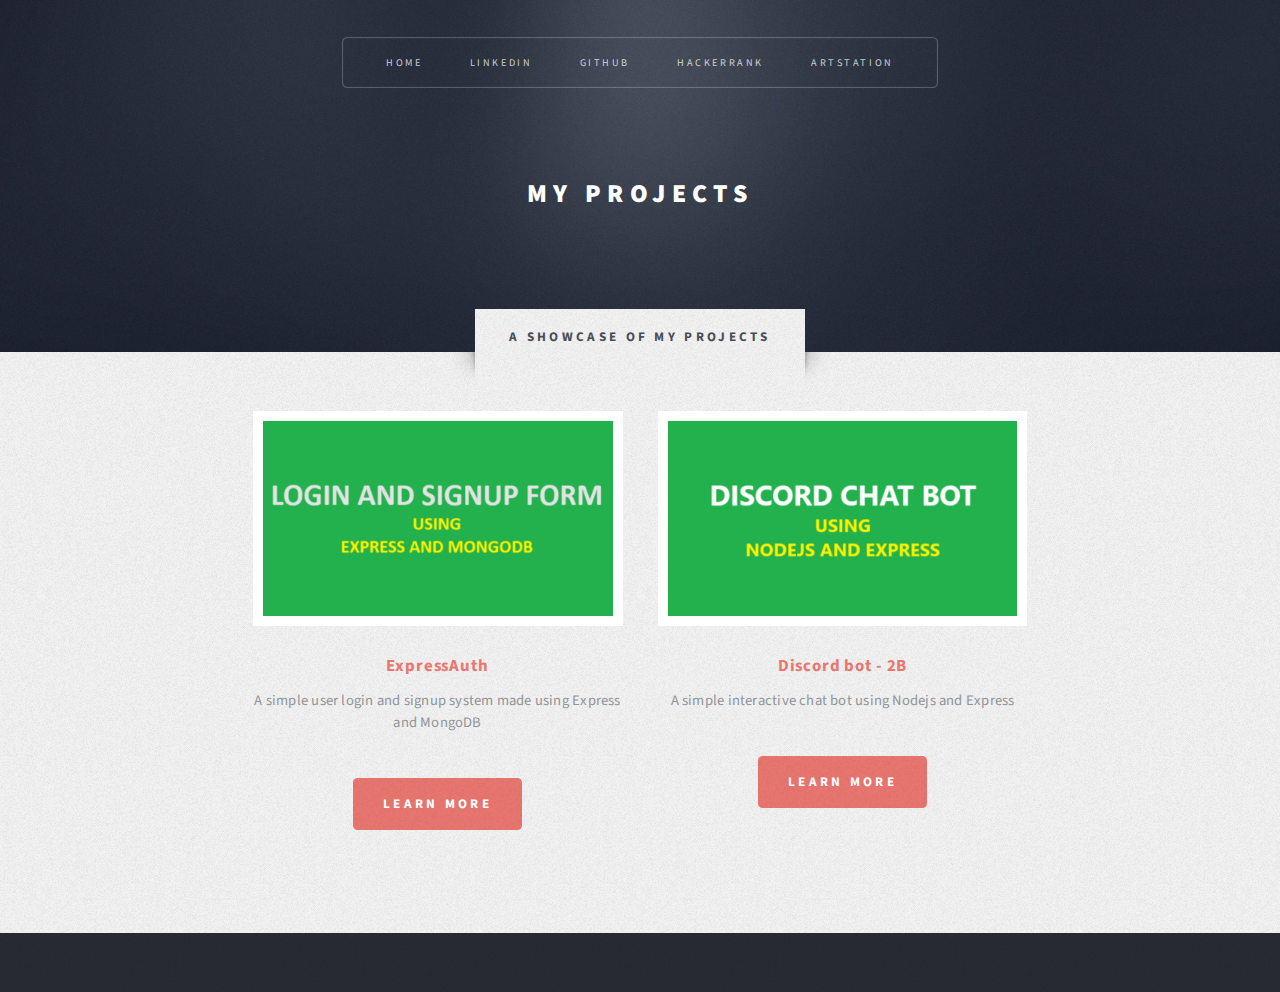
<file: pages/projects/projects.html>
<!DOCTYPE HTML>
<html>
	<html>
	<head>
		<title>My Projects</title>
		<meta charset="utf-8" />
		<meta name="viewport" content="width=device-width, initial-scale=1, user-scalable=no" />
		<link rel="stylesheet" href="../../assets/css/main.css" />
	</head>
	<body class="right-sidebar is-preload">
		<div id="page-wrapper">

			<!-- Header -->
				<section id="header" class="wrapper">

					<!-- Logo -->
						<div id="logo">
							<h1>MY PROJECTS</h1>
						</div>

					<!-- Nav -->
					<nav id="nav">
						<ul>
							<li class="current"><a href="../../index.html">HOME</a></li>
							<li>
								<a href="https://www.linkedin.com/in/vishalk947/" target="_blank">LINKEDIN</a>
								
							</li>
							<li><a href="https://github.com/albedo121" target="_blank">GITHUB</a></li>
							<li><a href="https://www.hackerrank.com/profile/vishalk947" target="_blank">HACKERRANK</a></li>
							<li><a href="https://www.artstation.com/albedo121" target="_blank">ARTSTATION</a></li>
						</ul>
					</nav>

				</section>

			<!-- Highlights -->
				<section id="highlights" class="wrapper style3">
					<div class="title">A SHOWCASE OF MY PROJECTS</div>
					<div class="container">
						<div class="row aln-center">
							<!--Express Auth-->
							<div class="col-4 col-12-medium">
								<section class="highlight">
									<a class="image featured"><img src="../../images/express.jpg" alt="" /></a>
									<h3><a href="express.html">ExpressAuth</a></h3>
									<p>A simple user login and signup system made using Express and MongoDB</p>
									<ul class="actions">
										<li><a href="express.html" class="button style1">Learn More</a></li>
									</ul>
								</section>
							</div>

							<!--Discord bot-->
							<div class="col-4 col-12-medium">
								<section class="highlight">
									<a class="image featured"><img src="../../images/discord.jpg" alt="" /></a>
									<h3><a href="discord.html">Discord bot - 2B</a></h3>
									<p>A simple interactive chat bot using Nodejs and Express</p>
									<ul class="actions">
										<li><a href="discord.html" class="button style1">Learn More</a></li>
									</ul>
								</section>
							</div>

							
							
						</div>
					</div>
					
				</section>

			<!-- Footer -->
				<section id="footer">
					
					
				</section>

		</div>
	</body>
</html>
</file>
<file: assets/css/main.css>
@import url("fontawesome-all.min.css");
@import url("https://fonts.googleapis.com/css?family=Source+Sans+Pro:400,400italic,700,900");

/*
	Escape Velocity by HTML5 UP
	html5up.net | @ajlkn
	Free for personal and commercial use under the CCA 3.0 license (html5up.net/license)
*/

html, body, div, span, applet, object,
iframe, h1, h2, h3, h4, h5, h6, p, blockquote,
pre, a, abbr, acronym, address, big, cite,
code, del, dfn, em, img, ins, kbd, q, s, samp,
small, strike, strong, sub, sup, tt, var, b,
u, i, center, dl, dt, dd, ol, ul, li, fieldset,
form, label, legend, table, caption, tbody,
tfoot, thead, tr, th, td, article, aside,
canvas, details, embed, figure, figcaption,
footer, header, hgroup, menu, nav, output, ruby,
section, summary, time, mark, audio, video {
	margin: 0;
	padding: 0;
	border: 0;
	font-size: 100%;
	font: inherit;
	vertical-align: baseline;}

article, aside, details, figcaption, figure,
footer, header, hgroup, menu, nav, section {
	display: block;}

body {
	line-height: 1;
}

ol, ul {
	list-style: none;
}

blockquote, q {
	quotes: none;
}

	blockquote:before, blockquote:after, q:before, q:after {
		content: '';
		content: none;
	}

table {
	border-collapse: collapse;
	border-spacing: 0;
}

body {
	-webkit-text-size-adjust: none;
}

mark {
	background-color: transparent;
	color: inherit;
}

input::-moz-focus-inner {
	border: 0;
	padding: 0;
}

input, select, textarea {
	-moz-appearance: none;
	-webkit-appearance: none;
	-ms-appearance: none;
	appearance: none;
}

/* Basic */

	@-ms-viewport {
		width: device-width;
	}

	html {
		box-sizing: border-box;
	}

	*, *:before, *:after {
		box-sizing: inherit;
	}

	body.is-preload *, body.is-preload *:before, body.is-preload *:after {
		-moz-animation: none !important;
		-webkit-animation: none !important;
		-ms-animation: none !important;
		animation: none !important;
		-moz-transition: none !important;
		-webkit-transition: none !important;
		-ms-transition: none !important;
		transition: none !important;
	}

	body, input, textarea, select {
		font-family: 'Source Sans Pro', sans-serif;
		font-weight: 400;
		color: #919499;
		font-size: 14pt;
		line-height: 1.75em;
		letter-spacing: 0.025em;
	}

	h1, h2, h3, h4, h5, h6 {
		font-weight: 700;
		color: #484d55;
	}

		h1 a, h2 a, h3 a, h4 a, h5 a, h6 a {
			color: inherit;
			text-decoration: none;
		}

	a {
		-moz-transition: color .25s ease-in-out;
		-webkit-transition: color .25s ease-in-out;
		-ms-transition: color .25s ease-in-out;
		transition: color .25s ease-in-out;
		text-decoration: underline;
		color: #717479;
	}

		a:hover {
			text-decoration: none;
		}

	strong, b {
		font-weight: 700;
		color: #484d55;
	}

	blockquote {
		border-left: solid 0.5em #ddd;
		padding: 1em 0 1em 2em;
		font-style: italic;
	}

	em, i {
		font-style: italic;
	}

	hr {
		border: 0;
		border-top: solid 1px #ddd;
		margin: 2em 0 2em 0;
	}

	sub {
		position: relative;
		top: 0.5em;
		font-size: 0.8em;
	}

	sup {
		position: relative;
		top: -0.5em;
		font-size: 0.8em;
	}

	.nobr {
		white-space: nowrap;
	}

	br.clear {
		clear: both;
	}

	p, ul, ol, dl, table, blockquote, form {
		margin-bottom: 2em;
	}

/* Container */

	.container {
		margin: 0 auto;
		max-width: 100%;
		width: 68em;
	}

		@media screen and (max-width: 1680px) {

			.container {
				width: 70em;
			}

		}

		@media screen and (max-width: 1280px) {

			.container {
				width: calc(100% - 100px);
			}

		}

		@media screen and (max-width: 980px) {

			.container {
				width: calc(100% - 100px);
			}

		}

		@media screen and (max-width: 736px) {

			.container {
				width: calc(100% - 40px);
			}

		}

/* Row */

	.row {
		display: flex;
		flex-wrap: wrap;
		box-sizing: border-box;
		align-items: stretch;
	}

		.row > * {
			box-sizing: border-box;
		}

		.row.gtr-uniform > * > :last-child {
			margin-bottom: 0;
		}

		.row.aln-left {
			justify-content: flex-start;
		}

		.row.aln-center {
			justify-content: center;
		}

		.row.aln-right {
			justify-content: flex-end;
		}

		.row.aln-top {
			align-items: flex-start;
		}

		.row.aln-middle {
			align-items: center;
		}

		.row.aln-bottom {
			align-items: flex-end;
		}

		.row > .imp {
			order: -1;
		}

		.row > .col-1 {
			width: 8.33333%;
		}

		.row > .off-1 {
			margin-left: 8.33333%;
		}

		.row > .col-2 {
			width: 16.66667%;
		}

		.row > .off-2 {
			margin-left: 16.66667%;
		}

		.row > .col-3 {
			width: 25%;
		}

		.row > .off-3 {
			margin-left: 25%;
		}

		.row > .col-4 {
			width: 33.33333%;
		}

		.row > .off-4 {
			margin-left: 33.33333%;
		}

		.row > .col-5 {
			width: 41.66667%;
		}

		.row > .off-5 {
			margin-left: 41.66667%;
		}

		.row > .col-6 {
			width: 50%;
		}

		.row > .off-6 {
			margin-left: 50%;
		}

		.row > .col-7 {
			width: 58.33333%;
		}

		.row > .off-7 {
			margin-left: 58.33333%;
		}

		.row > .col-8 {
			width: 66.66667%;
		}

		.row > .off-8 {
			margin-left: 66.66667%;
		}

		.row > .col-9 {
			width: 75%;
		}

		.row > .off-9 {
			margin-left: 75%;
		}

		.row > .col-10 {
			width: 83.33333%;
		}

		.row > .off-10 {
			margin-left: 83.33333%;
		}

		.row > .col-11 {
			width: 91.66667%;
		}

		.row > .off-11 {
			margin-left: 91.66667%;
		}

		.row > .col-12 {
			width: 100%;
		}

		.row > .off-12 {
			margin-left: 100%;
		}

		.row.gtr-0 {
			margin-top: 0px;
			margin-left: 0px;
		}

			.row.gtr-0 > * {
				padding: 0px 0 0 0px;
			}

			.row.gtr-0.gtr-uniform {
				margin-top: 0px;
			}

				.row.gtr-0.gtr-uniform > * {
					padding-top: 0px;
				}

		.row.gtr-25 {
			margin-top: -12.5px;
			margin-left: -12.5px;
		}

			.row.gtr-25 > * {
				padding: 12.5px 0 0 12.5px;
			}

			.row.gtr-25.gtr-uniform {
				margin-top: -12.5px;
			}

				.row.gtr-25.gtr-uniform > * {
					padding-top: 12.5px;
				}

		.row.gtr-50 {
			margin-top: -25px;
			margin-left: -25px;
		}

			.row.gtr-50 > * {
				padding: 25px 0 0 25px;
			}

			.row.gtr-50.gtr-uniform {
				margin-top: -25px;
			}

				.row.gtr-50.gtr-uniform > * {
					padding-top: 25px;
				}

		.row {
			margin-top: -50px;
			margin-left: -50px;
		}

			.row > * {
				padding: 50px 0 0 50px;
			}

			.row.gtr-uniform {
				margin-top: -50px;
			}

				.row.gtr-uniform > * {
					padding-top: 50px;
				}

		.row.gtr-150 {
			margin-top: -75px;
			margin-left: -75px;
		}

			.row.gtr-150 > * {
				padding: 75px 0 0 75px;
			}

			.row.gtr-150.gtr-uniform {
				margin-top: -75px;
			}

				.row.gtr-150.gtr-uniform > * {
					padding-top: 75px;
				}

		.row.gtr-200 {
			margin-top: -100px;
			margin-left: -100px;
		}

			.row.gtr-200 > * {
				padding: 100px 0 0 100px;
			}

			.row.gtr-200.gtr-uniform {
				margin-top: -100px;
			}

				.row.gtr-200.gtr-uniform > * {
					padding-top: 100px;
				}

		@media screen and (max-width: 1680px) {

			.row {
				display: flex;
				flex-wrap: wrap;
				box-sizing: border-box;
				align-items: stretch;
			}

				.row > * {
					box-sizing: border-box;
				}

				.row.gtr-uniform > * > :last-child {
					margin-bottom: 0;
				}

				.row.aln-left {
					justify-content: flex-start;
				}

				.row.aln-center {
					justify-content: center;
				}

				.row.aln-right {
					justify-content: flex-end;
				}

				.row.aln-top {
					align-items: flex-start;
				}

				.row.aln-middle {
					align-items: center;
				}

				.row.aln-bottom {
					align-items: flex-end;
				}

				.row > .imp-xlarge {
					order: -1;
				}

				.row > .col-1-xlarge {
					width: 8.33333%;
				}

				.row > .off-1-xlarge {
					margin-left: 8.33333%;
				}

				.row > .col-2-xlarge {
					width: 16.66667%;
				}

				.row > .off-2-xlarge {
					margin-left: 16.66667%;
				}

				.row > .col-3-xlarge {
					width: 25%;
				}

				.row > .off-3-xlarge {
					margin-left: 25%;
				}

				.row > .col-4-xlarge {
					width: 33.33333%;
				}

				.row > .off-4-xlarge {
					margin-left: 33.33333%;
				}

				.row > .col-5-xlarge {
					width: 41.66667%;
				}

				.row > .off-5-xlarge {
					margin-left: 41.66667%;
				}

				.row > .col-6-xlarge {
					width: 50%;
				}

				.row > .off-6-xlarge {
					margin-left: 50%;
				}

				.row > .col-7-xlarge {
					width: 58.33333%;
				}

				.row > .off-7-xlarge {
					margin-left: 58.33333%;
				}

				.row > .col-8-xlarge {
					width: 66.66667%;
				}

				.row > .off-8-xlarge {
					margin-left: 66.66667%;
				}

				.row > .col-9-xlarge {
					width: 75%;
				}

				.row > .off-9-xlarge {
					margin-left: 75%;
				}

				.row > .col-10-xlarge {
					width: 83.33333%;
				}

				.row > .off-10-xlarge {
					margin-left: 83.33333%;
				}

				.row > .col-11-xlarge {
					width: 91.66667%;
				}

				.row > .off-11-xlarge {
					margin-left: 91.66667%;
				}

				.row > .col-12-xlarge {
					width: 100%;
				}

				.row > .off-12-xlarge {
					margin-left: 100%;
				}

				.row.gtr-0 {
					margin-top: 0px;
					margin-left: 0px;
				}

					.row.gtr-0 > * {
						padding: 0px 0 0 0px;
					}

					.row.gtr-0.gtr-uniform {
						margin-top: 0px;
					}

						.row.gtr-0.gtr-uniform > * {
							padding-top: 0px;
						}

				.row.gtr-25 {
					margin-top: -12.5px;
					margin-left: -12.5px;
				}

					.row.gtr-25 > * {
						padding: 12.5px 0 0 12.5px;
					}

					.row.gtr-25.gtr-uniform {
						margin-top: -12.5px;
					}

						.row.gtr-25.gtr-uniform > * {
							padding-top: 12.5px;
						}

				.row.gtr-50 {
					margin-top: -25px;
					margin-left: -25px;
				}

					.row.gtr-50 > * {
						padding: 25px 0 0 25px;
					}

					.row.gtr-50.gtr-uniform {
						margin-top: -25px;
					}

						.row.gtr-50.gtr-uniform > * {
							padding-top: 25px;
						}

				.row {
					margin-top: -50px;
					margin-left: -50px;
				}

					.row > * {
						padding: 50px 0 0 50px;
					}

					.row.gtr-uniform {
						margin-top: -50px;
					}

						.row.gtr-uniform > * {
							padding-top: 50px;
						}

				.row.gtr-150 {
					margin-top: -75px;
					margin-left: -75px;
				}

					.row.gtr-150 > * {
						padding: 75px 0 0 75px;
					}

					.row.gtr-150.gtr-uniform {
						margin-top: -75px;
					}

						.row.gtr-150.gtr-uniform > * {
							padding-top: 75px;
						}

				.row.gtr-200 {
					margin-top: -100px;
					margin-left: -100px;
				}

					.row.gtr-200 > * {
						padding: 100px 0 0 100px;
					}

					.row.gtr-200.gtr-uniform {
						margin-top: -100px;
					}

						.row.gtr-200.gtr-uniform > * {
							padding-top: 100px;
						}

		}

		@media screen and (max-width: 1280px) {

			.row {
				display: flex;
				flex-wrap: wrap;
				box-sizing: border-box;
				align-items: stretch;
			}

				.row > * {
					box-sizing: border-box;
				}

				.row.gtr-uniform > * > :last-child {
					margin-bottom: 0;
				}

				.row.aln-left {
					justify-content: flex-start;
				}

				.row.aln-center {
					justify-content: center;
				}

				.row.aln-right {
					justify-content: flex-end;
				}

				.row.aln-top {
					align-items: flex-start;
				}

				.row.aln-middle {
					align-items: center;
				}

				.row.aln-bottom {
					align-items: flex-end;
				}

				.row > .imp-large {
					order: -1;
				}

				.row > .col-1-large {
					width: 8.33333%;
				}

				.row > .off-1-large {
					margin-left: 8.33333%;
				}

				.row > .col-2-large {
					width: 16.66667%;
				}

				.row > .off-2-large {
					margin-left: 16.66667%;
				}

				.row > .col-3-large {
					width: 25%;
				}

				.row > .off-3-large {
					margin-left: 25%;
				}

				.row > .col-4-large {
					width: 33.33333%;
				}

				.row > .off-4-large {
					margin-left: 33.33333%;
				}

				.row > .col-5-large {
					width: 41.66667%;
				}

				.row > .off-5-large {
					margin-left: 41.66667%;
				}

				.row > .col-6-large {
					width: 50%;
				}

				.row > .off-6-large {
					margin-left: 50%;
				}

				.row > .col-7-large {
					width: 58.33333%;
				}

				.row > .off-7-large {
					margin-left: 58.33333%;
				}

				.row > .col-8-large {
					width: 66.66667%;
				}

				.row > .off-8-large {
					margin-left: 66.66667%;
				}

				.row > .col-9-large {
					width: 75%;
				}

				.row > .off-9-large {
					margin-left: 75%;
				}

				.row > .col-10-large {
					width: 83.33333%;
				}

				.row > .off-10-large {
					margin-left: 83.33333%;
				}

				.row > .col-11-large {
					width: 91.66667%;
				}

				.row > .off-11-large {
					margin-left: 91.66667%;
				}

				.row > .col-12-large {
					width: 100%;
				}

				.row > .off-12-large {
					margin-left: 100%;
				}

				.row.gtr-0 {
					margin-top: 0px;
					margin-left: 0px;
				}

					.row.gtr-0 > * {
						padding: 0px 0 0 0px;
					}

					.row.gtr-0.gtr-uniform {
						margin-top: 0px;
					}

						.row.gtr-0.gtr-uniform > * {
							padding-top: 0px;
						}

				.row.gtr-25 {
					margin-top: -8.75px;
					margin-left: -8.75px;
				}

					.row.gtr-25 > * {
						padding: 8.75px 0 0 8.75px;
					}

					.row.gtr-25.gtr-uniform {
						margin-top: -8.75px;
					}

						.row.gtr-25.gtr-uniform > * {
							padding-top: 8.75px;
						}

				.row.gtr-50 {
					margin-top: -17.5px;
					margin-left: -17.5px;
				}

					.row.gtr-50 > * {
						padding: 17.5px 0 0 17.5px;
					}

					.row.gtr-50.gtr-uniform {
						margin-top: -17.5px;
					}

						.row.gtr-50.gtr-uniform > * {
							padding-top: 17.5px;
						}

				.row {
					margin-top: -35px;
					margin-left: -35px;
				}

					.row > * {
						padding: 35px 0 0 35px;
					}

					.row.gtr-uniform {
						margin-top: -35px;
					}

						.row.gtr-uniform > * {
							padding-top: 35px;
						}

				.row.gtr-150 {
					margin-top: -52.5px;
					margin-left: -52.5px;
				}

					.row.gtr-150 > * {
						padding: 52.5px 0 0 52.5px;
					}

					.row.gtr-150.gtr-uniform {
						margin-top: -52.5px;
					}

						.row.gtr-150.gtr-uniform > * {
							padding-top: 52.5px;
						}

				.row.gtr-200 {
					margin-top: -70px;
					margin-left: -70px;
				}

					.row.gtr-200 > * {
						padding: 70px 0 0 70px;
					}

					.row.gtr-200.gtr-uniform {
						margin-top: -70px;
					}

						.row.gtr-200.gtr-uniform > * {
							padding-top: 70px;
						}

		}

		@media screen and (max-width: 980px) {

			.row {
				display: flex;
				flex-wrap: wrap;
				box-sizing: border-box;
				align-items: stretch;
			}

				.row > * {
					box-sizing: border-box;
				}

				.row.gtr-uniform > * > :last-child {
					margin-bottom: 0;
				}

				.row.aln-left {
					justify-content: flex-start;
				}

				.row.aln-center {
					justify-content: center;
				}

				.row.aln-right {
					justify-content: flex-end;
				}

				.row.aln-top {
					align-items: flex-start;
				}

				.row.aln-middle {
					align-items: center;
				}

				.row.aln-bottom {
					align-items: flex-end;
				}

				.row > .imp-medium {
					order: -1;
				}

				.row > .col-1-medium {
					width: 8.33333%;
				}

				.row > .off-1-medium {
					margin-left: 8.33333%;
				}

				.row > .col-2-medium {
					width: 16.66667%;
				}

				.row > .off-2-medium {
					margin-left: 16.66667%;
				}

				.row > .col-3-medium {
					width: 25%;
				}

				.row > .off-3-medium {
					margin-left: 25%;
				}

				.row > .col-4-medium {
					width: 33.33333%;
				}

				.row > .off-4-medium {
					margin-left: 33.33333%;
				}

				.row > .col-5-medium {
					width: 41.66667%;
				}

				.row > .off-5-medium {
					margin-left: 41.66667%;
				}

				.row > .col-6-medium {
					width: 50%;
				}

				.row > .off-6-medium {
					margin-left: 50%;
				}

				.row > .col-7-medium {
					width: 58.33333%;
				}

				.row > .off-7-medium {
					margin-left: 58.33333%;
				}

				.row > .col-8-medium {
					width: 66.66667%;
				}

				.row > .off-8-medium {
					margin-left: 66.66667%;
				}

				.row > .col-9-medium {
					width: 75%;
				}

				.row > .off-9-medium {
					margin-left: 75%;
				}

				.row > .col-10-medium {
					width: 83.33333%;
				}

				.row > .off-10-medium {
					margin-left: 83.33333%;
				}

				.row > .col-11-medium {
					width: 91.66667%;
				}

				.row > .off-11-medium {
					margin-left: 91.66667%;
				}

				.row > .col-12-medium {
					width: 100%;
				}

				.row > .off-12-medium {
					margin-left: 100%;
				}

				.row.gtr-0 {
					margin-top: 0px;
					margin-left: 0px;
				}

					.row.gtr-0 > * {
						padding: 0px 0 0 0px;
					}

					.row.gtr-0.gtr-uniform {
						margin-top: 0px;
					}

						.row.gtr-0.gtr-uniform > * {
							padding-top: 0px;
						}

				.row.gtr-25 {
					margin-top: -12.5px;
					margin-left: -12.5px;
				}

					.row.gtr-25 > * {
						padding: 12.5px 0 0 12.5px;
					}

					.row.gtr-25.gtr-uniform {
						margin-top: -12.5px;
					}

						.row.gtr-25.gtr-uniform > * {
							padding-top: 12.5px;
						}

				.row.gtr-50 {
					margin-top: -25px;
					margin-left: -25px;
				}

					.row.gtr-50 > * {
						padding: 25px 0 0 25px;
					}

					.row.gtr-50.gtr-uniform {
						margin-top: -25px;
					}

						.row.gtr-50.gtr-uniform > * {
							padding-top: 25px;
						}

				.row {
					margin-top: -50px;
					margin-left: -50px;
				}

					.row > * {
						padding: 50px 0 0 50px;
					}

					.row.gtr-uniform {
						margin-top: -50px;
					}

						.row.gtr-uniform > * {
							padding-top: 50px;
						}

				.row.gtr-150 {
					margin-top: -75px;
					margin-left: -75px;
				}

					.row.gtr-150 > * {
						padding: 75px 0 0 75px;
					}

					.row.gtr-150.gtr-uniform {
						margin-top: -75px;
					}

						.row.gtr-150.gtr-uniform > * {
							padding-top: 75px;
						}

				.row.gtr-200 {
					margin-top: -100px;
					margin-left: -100px;
				}

					.row.gtr-200 > * {
						padding: 100px 0 0 100px;
					}

					.row.gtr-200.gtr-uniform {
						margin-top: -100px;
					}

						.row.gtr-200.gtr-uniform > * {
							padding-top: 100px;
						}

		}

		@media screen and (max-width: 736px) {

			.row {
				display: flex;
				flex-wrap: wrap;
				box-sizing: border-box;
				align-items: stretch;
			}

				.row > * {
					box-sizing: border-box;
				}

				.row.gtr-uniform > * > :last-child {
					margin-bottom: 0;
				}

				.row.aln-left {
					justify-content: flex-start;
				}

				.row.aln-center {
					justify-content: center;
				}

				.row.aln-right {
					justify-content: flex-end;
				}

				.row.aln-top {
					align-items: flex-start;
				}

				.row.aln-middle {
					align-items: center;
				}

				.row.aln-bottom {
					align-items: flex-end;
				}

				.row > .imp-small {
					order: -1;
				}

				.row > .col-1-small {
					width: 8.33333%;
				}

				.row > .off-1-small {
					margin-left: 8.33333%;
				}

				.row > .col-2-small {
					width: 16.66667%;
				}

				.row > .off-2-small {
					margin-left: 16.66667%;
				}

				.row > .col-3-small {
					width: 25%;
				}

				.row > .off-3-small {
					margin-left: 25%;
				}

				.row > .col-4-small {
					width: 33.33333%;
				}

				.row > .off-4-small {
					margin-left: 33.33333%;
				}

				.row > .col-5-small {
					width: 41.66667%;
				}

				.row > .off-5-small {
					margin-left: 41.66667%;
				}

				.row > .col-6-small {
					width: 50%;
				}

				.row > .off-6-small {
					margin-left: 50%;
				}

				.row > .col-7-small {
					width: 58.33333%;
				}

				.row > .off-7-small {
					margin-left: 58.33333%;
				}

				.row > .col-8-small {
					width: 66.66667%;
				}

				.row > .off-8-small {
					margin-left: 66.66667%;
				}

				.row > .col-9-small {
					width: 75%;
				}

				.row > .off-9-small {
					margin-left: 75%;
				}

				.row > .col-10-small {
					width: 83.33333%;
				}

				.row > .off-10-small {
					margin-left: 83.33333%;
				}

				.row > .col-11-small {
					width: 91.66667%;
				}

				.row > .off-11-small {
					margin-left: 91.66667%;
				}

				.row > .col-12-small {
					width: 100%;
				}

				.row > .off-12-small {
					margin-left: 100%;
				}

				.row.gtr-0 {
					margin-top: 0px;
					margin-left: 0px;
				}

					.row.gtr-0 > * {
						padding: 0px 0 0 0px;
					}

					.row.gtr-0.gtr-uniform {
						margin-top: 0px;
					}

						.row.gtr-0.gtr-uniform > * {
							padding-top: 0px;
						}

				.row.gtr-25 {
					margin-top: -7.5px;
					margin-left: -7.5px;
				}

					.row.gtr-25 > * {
						padding: 7.5px 0 0 7.5px;
					}

					.row.gtr-25.gtr-uniform {
						margin-top: -7.5px;
					}

						.row.gtr-25.gtr-uniform > * {
							padding-top: 7.5px;
						}

				.row.gtr-50 {
					margin-top: -15px;
					margin-left: -15px;
				}

					.row.gtr-50 > * {
						padding: 15px 0 0 15px;
					}

					.row.gtr-50.gtr-uniform {
						margin-top: -15px;
					}

						.row.gtr-50.gtr-uniform > * {
							padding-top: 15px;
						}

				.row {
					margin-top: -30px;
					margin-left: -30px;
				}

					.row > * {
						padding: 30px 0 0 30px;
					}

					.row.gtr-uniform {
						margin-top: -30px;
					}

						.row.gtr-uniform > * {
							padding-top: 30px;
						}

				.row.gtr-150 {
					margin-top: -45px;
					margin-left: -45px;
				}

					.row.gtr-150 > * {
						padding: 45px 0 0 45px;
					}

					.row.gtr-150.gtr-uniform {
						margin-top: -45px;
					}

						.row.gtr-150.gtr-uniform > * {
							padding-top: 45px;
						}

				.row.gtr-200 {
					margin-top: -60px;
					margin-left: -60px;
				}

					.row.gtr-200 > * {
						padding: 60px 0 0 60px;
					}

					.row.gtr-200.gtr-uniform {
						margin-top: -60px;
					}

						.row.gtr-200.gtr-uniform > * {
							padding-top: 60px;
						}

		}

/* Section/Article */

	section,
	article {
		margin: 0 0 4em 0;
	}

	section > :last-child,
	article > :last-child,
	section:last-child,
	article:last-child {
		margin-bottom: 0;
	}

	header.style1 {
		text-align: center;
		padding: 1em 0 3em 0;
	}

		header.style1 h2 {
			font-weight: 700;
			font-size: 2em;
			letter-spacing: 0.075em;
			line-height: 1.5em;
		}

		header.style1 p {
			color: #b1b4b9;
			display: block;
			margin: 1.15em 0 0 0;
			font-size: 1.3em;
			letter-spacing: 0.075em;
			line-height: 1.5em;
		}

/* Table */

	table {
		width: 100%;
	}

		table.default {
			width: 100%;
		}

			table.default tbody tr:nth-child(2n+2) {
				background: #f4f4f4;
			}

			table.default td {
				padding: 0.5em 1em 0.5em 1em;
			}

			table.default th {
				text-align: left;
				font-weight: 400;
				padding: 0.5em 1em 0.5em 1em;
			}

			table.default thead {
				background: #484d55;
				color: #fff;
			}

			table.default tfoot {
				background: #eee;
			}

/* Form */

	form label {
		display: block;
		font-weight: 700;
		color: #484d55;
		margin: 0.25em 0 0.5em 0;
	}

	form input[type="text"],
	form input[type="email"],
	form input[type="password"],
	form select,
	form textarea {
		-moz-transition: all .25s ease-in-out;
		-webkit-transition: all .25s ease-in-out;
		-ms-transition: all .25s ease-in-out;
		transition: all .25s ease-in-out;
		-webkit-appearance: none;
		display: block;
		border: 0;
		background: #eee;
		box-shadow: inset 0px 0px 1px 0px #a0a1a7;
		border-radius: 0.35em;
		width: 100%;
		padding: 0.75em 1em 0.75em 1em;
	}

		form input[type="text"]:focus,
		form input[type="email"]:focus,
		form input[type="password"]:focus,
		form select:focus,
		form textarea:focus {
			background: #f8f8f8;
		}

	form input[type="text"],
	form input[type="email"]
	input[type="password"] {
		line-height: 1em;
	}

	form select {
		line-height: 1em;
	}

	form textarea {
		min-height: 8em;
	}

	form ul.actions {
		margin-top: 0;
	}

	form ::-webkit-input-placeholder {
		color: #555 !important;
		font-style: italic;
		line-height: 1.35em;
	}

	form :-moz-placeholder {
		color: #555 !important;
		font-style: italic;
	}

	form ::-moz-placeholder {
		color: #555 !important;
		font-style: italic;
	}

	form :-ms-input-placeholder {
		color: #555 !important;
		font-style: italic;
	}

	form ::-moz-focus-inner {
		border: 0;
	}

/* Image */

	.image {
		display: inline-block;
	}

		.image img {
			display: block;
			width: 100%;
		}

		.image.fit {
			display: block;
			width: 100%;
		}

		.image.left {
			float: left;
			margin: 0 2em 2em 0;
		}

		.image.centered {
			display: block;
			margin: 0 0 2em 0;
		}

			.image.centered img {
				margin: 0 auto;
				width: auto;
			}

		.image.featured {
			display: block;
			width: 100%;
			margin: 0 0 2em 0;
		}

/* Button */

	input[type="button"],
	input[type="submit"],
	input[type="reset"],
	button,
	.button {
		-moz-transition: all .25s ease-in-out;
		-webkit-transition: all .25s ease-in-out;
		-ms-transition: all .25s ease-in-out;
		transition: all .25s ease-in-out;
		display: inline-block;
		background: #444;
		text-align: center;
		text-transform: uppercase;
		font-weight: 700;
		letter-spacing: 0.25em;
		text-decoration: none;
		border-radius: 0.35em;
		border: 0;
		outline: 0;
		cursor: pointer;
		padding: 0 2.25em 0 2.25em;
		font-size: 0.9em;
		min-width: 12em;
		height: 4em;
		line-height: 4em;
	}

		input[type="button"]:hover,
		input[type="submit"]:hover,
		input[type="reset"]:hover,
		button:hover,
		.button:hover {
			background-color: #f98780;
		}

		input[type="button"].large,
		input[type="submit"].large,
		input[type="reset"].large,
		button.large,
		.button.large {
			font-size: 1em;
			min-width: 14em;
		}

		input[type="button"].style1,
		input[type="submit"].style1,
		input[type="reset"].style1,
		button.style1,
		.button.style1 {
			background: #e97770 url("images/overlay.png");
			color: #fff;
		}

			input[type="button"].style1:hover,
			input[type="submit"].style1:hover,
			input[type="reset"].style1:hover,
			button.style1:hover,
			.button.style1:hover {
				background-color: #f98780;
			}

			input[type="button"].style1:active,
			input[type="submit"].style1:active,
			input[type="reset"].style1:active,
			button.style1:active,
			.button.style1:active {
				background-color: #d96760;
			}

		input[type="button"].style2,
		input[type="submit"].style2,
		input[type="reset"].style2,
		button.style2,
		.button.style2 {
			background: none;
			color: #606167;
			box-shadow: inset 0px 0px 2px 0px #a0a1a7;
		}

			input[type="button"].style2:hover,
			input[type="submit"].style2:hover,
			input[type="reset"].style2:hover,
			button.style2:hover,
			.button.style2:hover {
				box-shadow: inset 0px 0px 2px 0px #606167;
			}

			input[type="button"].style2:active,
			input[type="submit"].style2:active,
			input[type="reset"].style2:active,
			button.style2:active,
			.button.style2:active {
				box-shadow: inset 0px 0px 2px 0px #202127;
			}

		input[type="button"].style3,
		input[type="submit"].style3,
		input[type="reset"].style3,
		button.style3,
		.button.style3 {
			background: #2f333b url("images/overlay.png");
			color: #fff;
		}

			input[type="button"].style3:hover,
			input[type="submit"].style3:hover,
			input[type="reset"].style3:hover,
			button.style3:hover,
			.button.style3:hover {
				background-color: #3f434b;
			}

			input[type="button"].style3:active,
			input[type="submit"].style3:active,
			input[type="reset"].style3:active,
			button.style3:active,
			.button.style3:active {
				background-color: #1f232b;
			}

/* List */

	ul {
		list-style: disc;
		padding-left: 1em;
	}

		ul li {
			padding-left: 0.5em;
		}

		ul.style2 {
			list-style: none;
			padding-left: 0;
		}

			ul.style2 li {
				border-top: solid 1px #eee;
				padding: 1.5em 0 0 0;
				margin: 1.5em 0 0 0;
			}

				ul.style2 li:first-child {
					border-top: 0;
					padding-top: 0;
					margin-top: 0;
				}

		ul.style3 {
			list-style: none;
			padding-left: 0;
		}

			ul.style3 li {
				border-top: solid 1px #eee;
				padding: 0.5em 0 0 0;
				margin: 0.5em 0 0 0;
			}

				ul.style3 li:first-child {
					border-top: 0;
					padding-top: 0;
					margin-top: 0;
				}

	ol {
		list-style: decimal;
		padding-left: 1.25em;
	}

		ol li {
			padding-left: 0.25em;
		}

/* Actions */

	ul.actions {
		list-style: none;
		padding-left: 0;
		margin: 3em 0 0 0;
	}

		ul.actions li {
			display: inline-block;
			margin: 0 0.75em 0 0.75em;
			padding-left: 0;
		}

			ul.actions li:first-child {
				margin-left: 0;
			}

			ul.actions li:last-child {
				margin-right: 0;
			}

		ul.actions.special {
			text-align: center;
		}

/* Feature List */

	.feature-list {
		max-width: 58em;
		margin-left: auto;
		margin-right: auto;
		position: relative;
		top: 0.75em;
	}

		.feature-list section {
			border-top: solid 1px #eee;
			padding-top: 3em;
			padding-left: 5em;
			position: relative;
		}

		@media screen and (min-width: 981px) {

			.feature-list > .row > :nth-child(-n + 2) > section {
				border-top: 0;
				padding-top: 0;
			}

		}

		.feature-list h3 {
			color: #e97770 !important;
			margin: -0.35em 0 0.75em 0;
			font-size: 1.15em;
			letter-spacing: 0.05em;
		}

			.feature-list h3:before {
				display: block;
				color: #fff;
				background: #2f333b url("images/overlay.png");
				border-radius: 2.5em;
				text-align: center;
				width: 2.5em;
				height: 2.5em;
				line-height: 2.5em;
				margin-right: 0.75em;
				position: absolute;
				left: 0;
				margin-top: -0.5em;
			}

		.feature-list.small section {
			padding-left: 3.5em;
		}

		.feature-list.small h3:before {
			font-size: 0.8em;
		}

/* Icons */

	.icon {
		text-decoration: none;
		text-decoration: none;
	}

		.icon:before {
			-moz-osx-font-smoothing: grayscale;
			-webkit-font-smoothing: antialiased;
			display: inline-block;
			font-style: normal;
			font-variant: normal;
			text-rendering: auto;
			line-height: 1;
			text-transform: none !important;
			font-family: 'Font Awesome 5 Free';
			font-weight: 400;
		}

		.icon:before {
			line-height: inherit;
			font-size: 1.25em;
		}

		.icon > .label {
			display: none;
		}

		.icon.solid:before {
			font-weight: 900;
		}

		.icon.brands:before {
			font-family: 'Font Awesome 5 Brands';
		}

/* Box */

	.box header {
		margin: 0 0 1.5em 0;
	}

		.box header.style1 {
			position: relative;
			margin: -0.5em 0 0 0;
			padding-top: 0;
		}

	.box h2 {
		margin: 0 0 0.75em 0;
		font-size: 1.15em;
		letter-spacing: 0.05em;
	}

	.box h3 {
		margin: 0 0 0.5em 0;
		font-size: 1em;
		font-weight: 600;
		letter-spacing: 0.05em;
	}

	.box.post-excerpt .image.left {
		position: relative;
		top: 0.5em;
		width: 5em;
	}

	.box.post-excerpt h3, .box.post-excerpt p {
		margin-left: 7em;
	}

/* Wrapper */

	.wrapper {
		position: relative;
		padding: 6em 0 9em 0;
	}

		.wrapper .title {
			position: absolute;
			top: 0;
			left: 50%;
			text-align: center;
			text-transform: uppercase;
			display: block;
			font-weight: 700;
			letter-spacing: 0.25em;
			font-size: 0.9em;
			width: 25em;
			height: 3.25em;
			top: -3.25em;
			line-height: 3.25em;
			margin-bottom: -3.25em;
			margin-left: -12.5em;
			padding-top: 0.5em;
		}

			.wrapper .title:before {
				content: '';
				position: absolute;
				bottom: -38px;
				left: -35px;
				width: 35px;
				height: 38px;
				background: url("images/shadow.png");
			}

			.wrapper .title:after {
				-moz-transform: scaleX(-1);
				-webkit-transform: scaleX(-1);
				-ms-transform: scaleX(-1);
				transform: scaleX(-1);
				content: '';
				position: absolute;
				bottom: -38px;
				right: -35px;
				width: 35px;
				height: 38px;
				background: url("images/shadow.png");
			}

		.wrapper.style1 {
			background: #e97770 url("images/overlay.png");
			color: #eee;
			color: rgba(255, 255, 255, 0.75);
		}

			.wrapper.style1 .title {
				background: #e97770 url("images/overlay.png");
				color: #fff;
			}

			.wrapper.style1 h1, .wrapper.style1 h2, .wrapper.style1 h3, .wrapper.style1 h4, .wrapper.style1 h5, .wrapper.style1 h6, .wrapper.style1 strong, .wrapper.style1 b, .wrapper.style1 a {
				color: #fff;
			}

		.wrapper.style2 {
			background: #fff;
		}

			.wrapper.style2 .title {
				background: #fff;
				color: #484d55;
			}

		.wrapper.style3 {
			background: #f3f3f3 url("images/overlay.png");
		}

			.wrapper.style3 .title {
				background: #f3f3f3 url("images/overlay.png");
				color: #484d55;
			}

			.wrapper.style3 .image {
				border: solid 10px #fff;
			}

/* Page Wrapper */

	#page-wrapper > section {
		margin-bottom: 0;
	}

/* Header */

	#header {
		display: -moz-flex;
		display: -webkit-flex;
		display: -ms-flex;
		display: flex;
		-moz-align-items: center;
		-webkit-align-items: center;
		-ms-align-items: center;
		align-items: center;
		-moz-justify-content: center;
		-webkit-justify-content: center;
		-ms-justify-content: center;
		justify-content: center;
		position: relative;
		height: 24em;
		background: url("../../images/banner.jpg") center center;
		background-size: cover;
		padding: 0;
	}

		#header:before {
			content: '';
			position: absolute;
			top: 0;
			left: 0;
			width: 100%;
			height: 100%;
			background: url("images/overlay.png");
		}

		.homepage #header {
			height: 35em;
		}

/* Logo */

	#logo {
		width: 100%;
		text-align: center;
		position: relative;
		top: 1.5em;
	}

		#logo h1 {
			font-weight: 900;
			text-transform: uppercase;
			color: #fff;
			font-size: 2em;
			letter-spacing: 0.25em;
		}

		#logo p {
			color: #eee;
			color: rgba(255, 255, 255, 0.5);
			text-transform: uppercase;
			margin: 1.25em 0 0 0;
			display: block;
			letter-spacing: 0.2em;
			font-size: 0.9em;
		}

/* Nav */

	#nav {
		position: absolute;
		display: block;
		top: 2.5em;
		left: 0;
		width: 100%;
		text-align: center;
	}

		#nav > ul {
			display: inline-block;
			border-radius: 0.35em;
			box-shadow: inset 0px 0px 1px 1px rgba(255, 255, 255, 0.25);
			padding: 0 1.5em 0 1.5em;
		}

			#nav > ul > li {
				display: inline-block;
				text-align: center;
				padding: 0 1.5em 0 1.5em;
			}

				#nav > ul > li > ul {
					display: none;
				}

				#nav > ul > li > a, #nav > ul > li > span {
					display: block;
					color: #eee;
					color: rgba(255, 255, 255, 0.75);
					text-transform: uppercase;
					text-decoration: none;
					font-size: 0.7em;
					letter-spacing: 0.25em;
					height: 5em;
					line-height: 5em;
					-moz-transition: all .25s ease-in-out;
					-webkit-transition: all .25s ease-in-out;
					-o-transition: all .25s ease-in-out;
					-ms-transition: all .25s ease-in-out;
					transition: all .25s ease-in-out;
					outline: 0;
				}

				#nav > ul > li:hover > a {
					color: #fff;
				}

				#nav > ul > li.active > a, #nav > ul > li.active > span {
					color: #fff;
				}

	.dropotron {
		background: #222835 url("images/overlay.png");
		background-color: rgba(44, 50, 63, 0.925);
		padding: 1.25em 1em 1.25em 1em;
		border-radius: 0.35em;
		box-shadow: inset 0px 0px 1px 1px rgba(255, 255, 255, 0.25);
		min-width: 12em;
		text-align: left;
		margin-top: -1.25em;
		margin-left: -1px;
		list-style: none;
	}

		.dropotron.level-0 {
			margin-top: -1px;
			margin-left: 0;
			border-top-left-radius: 0;
			border-top-right-radius: 0;
		}

		.dropotron a, .dropotron span {
			-moz-transition: all .25s ease-in-out;
			-webkit-transition: all .25s ease-in-out;
			-ms-transition: all .25s ease-in-out;
			transition: all .25s ease-in-out;
			display: block;
			color: #eee;
			color: rgba(255, 255, 255, 0.75);
			text-transform: uppercase;
			text-decoration: none;
			font-size: 0.7em;
			letter-spacing: 0.25em;
			border-top: solid 1px rgba(255, 255, 255, 0.15);
			line-height: 3em;
		}

		.dropotron li {
			padding-left: 0;
		}

			.dropotron li:first-child a, .dropotron li:first-child span {
				border-top: 0;
			}

			.dropotron li:hover > a, .dropotron li:hover > span {
				color: #fff;
			}

/* Intro */

	#intro {
		padding-bottom: 8em;
		text-align: center;
	}

		#intro p.style1 {
			font-size: 1.5em;
			letter-spacing: 0.075em;
		}

		#intro p.style2 {
			font-weight: 700;
			color: #fff;
			border-radius: 0.35em;
			box-shadow: inset 0px 0px 1px 1px rgba(255, 255, 255, 0.25);
			font-size: 2.75em;
			letter-spacing: 0.075em;
			line-height: 1.35em;
			padding: 1em 0 1em 0;
			margin-bottom: 1em;
		}

			#intro p.style2 a {
				color: inherit;
				text-decoration: none;
			}

		#intro p.style3 {
			font-size: 1.1em;
			width: 48em;
			margin: 0 auto;
		}

/* Features */

	#features header.style1 {
		padding-bottom: 5em;
	}

	#features ul.actions {
		margin-top: 5em;
	}

/* Highlights */

	#highlights .highlight {
		text-align: center;
	}

		#highlights .highlight h3 {
			color: #e97770;
			margin: 0 0 0.75em 0;
			font-size: 1.15em;
			letter-spacing: 0.05em;
		}

/* Main */

/* Footer */

	#footer {
		background: #282b34 url("images/overlay.png");
		color: #eee;
		color: rgba(255, 255, 255, 0.5);
		padding-bottom: 2em;
	}

		#footer h1, #footer h2, #footer h3, #footer h4, #footer h5, #footer h6, #footer strong, #footer b, #footer a {
			color: #fff;
		}

		#footer hr {
			border-top-color: #333;
			border-top-color: rgba(255, 255, 255, 0.05);
		}

		#footer form input[type="text"],
		#footer form input[type="email"],
		#footer form input[type="password"],
		#footer form select,
		#footer form textarea {
			background: #ccc;
			box-shadow: none;
		}

			#footer form input[type="text"]:focus,
			#footer form input[type="email"]:focus,
			#footer form input[type="password"]:focus,
			#footer form select:focus,
			#footer form textarea:focus {
				background: #fff;
			}

		#footer input[type="button"],
		#footer input[type="submit"],
		#footer input[type="reset"],
		#footer button,
		#footer .button {
			color: #fff;
			box-shadow: inset 0px 0px 2px 0px rgba(255, 255, 255, 0.5);
		}

			#footer input[type="button"]:hover,
			#footer input[type="submit"]:hover,
			#footer input[type="reset"]:hover,
			#footer button:hover,
			#footer .button:hover {
				color: #fff;
				box-shadow: inset 0px 0px 2px 0px rgba(255, 255, 255, 0.65);
			}

			#footer input[type="button"]:active,
			#footer input[type="submit"]:active,
			#footer input[type="reset"]:active,
			#footer button:active,
			#footer .button:active {
				box-shadow: inset 0px 0px 2px 0px rgba(255, 255, 255, 0.75);
			}

			#footer input[type="button"].style2:active,
			#footer input[type="submit"].style2:active,
			#footer input[type="reset"].style2:active,
			#footer button.style2:active,
			#footer .button.style2:active {
				box-shadow: inset 0px 0px 2px 0px rgba(255, 255, 255, 0.75);
			}

		#footer .title {
			background: #282b34 url("images/overlay.png");
			color: #eee;
		}

		#footer header.style1 {
			padding-bottom: 6em;
			margin-bottom: 6em;
			border-bottom: solid 1px rgba(255, 255, 255, 0.05);
		}

			#footer header.style1 h2 {
				color: #fff;
			}

			#footer header.style1 .p {
				color: inherit;
			}

		#footer .feature-list {
			max-width: 100%;
		}

			#footer .feature-list section {
				border-top-color: rgba(255, 255, 255, 0.05);
			}

			#footer .feature-list h3:before {
				background: #3d4249 url("images/overlay.png");
			}

/* Copyright */

	#copyright {
		text-align: center;
		padding-top: 6em;
		margin-top: 6em;
		border-top: solid 1px rgba(255, 255, 255, 0.05);
	}

		#copyright ul {
			display: inline-block;
			border-radius: 0.35em;
			box-shadow: inset 0px 0px 1px 1px rgba(255, 255, 255, 0.05);
			color: #aaa;
			color: rgba(255, 255, 255, 0.25);
			padding: 0.75em 2em;
			font-size: 0.9em;
		}

			#copyright ul li {
				display: inline-block;
				margin-left: 1em;
				padding-left: 1em;
				border-left: solid 1px #333;
				border-left-color: rgba(255, 255, 255, 0.05);
			}

				#copyright ul li:first-child {
					border-left: 0;
					margin-left: 0;
					padding-left: 0;
				}

		#copyright a {
			color: inherit;
		}

			#copyright a:hover {
				color: #fff;
			}

/* XLarge */

	@media screen and (max-width: 1680px) {

		/* Basic */

			body, input, textarea, select {
				font-size: 12pt;
			}

	}

/* Large */

	@media screen and (max-width: 1280px) {

		/* Basic */

			body, input, select, textarea {
				font-size: 11pt;
				line-height: 1.5em;
				letter-spacing: 0.015em;
			}

		/* Wrapper */

			.wrapper {
				padding: 4em 0 7em 0;
			}

		/* Logo */

			#logo {
				margin-top: -0.5em !important;
			}

				#logo h1 {
					font-size: 1.75em;
				}

		/* Intro */

			#intro {
				padding-bottom: 7em;
			}

				#intro p.style1 {
					font-size: 1.25em;
				}

				#intro p.style2 {
					font-size: 2.25em;
				}

		/* Footer */

			#footer {
				padding-bottom: 4em;
			}

				#footer header.style1 {
					padding-bottom: 4em;
					margin-bottom: 4em;
					border-bottom: solid 1px rgba(255, 255, 255, 0.05);
				}

		/* Copyright */

			#copyright {
				padding-top: 4em;
				margin-top: 4em;
			}

	}

/* Medium */

	#navPanel, #titleBar {
		display: none;
	}

	@media screen and (max-width: 980px) {

		/* Section/Article */

			header br {
				display: none;
			}

		/* Form */

			form ul.actions {
				text-align: center;
			}

		/* Feature List */

			.feature-list {
				max-width: 40em;
			}

				.feature-list section {
					padding-top: 4em;
				}

				.feature-list > .row > :first-child > section {
					border-top: 0;
					padding-top: 0;
				}

		/* Nav */

			#nav {
				display: none;
			}

		/* Logo */

			#logo {
				top: 0;
			}

		/* Intro */

			#intro p.style3 {
				width: auto;
			}

		/* Highlights */

			#highlights .highlight {
				max-width: 40em;
				margin-left: auto;
				margin-right: auto;
			}

		/* Footer */

			#footer .feature-list {
				border-top: solid 1px rgba(255, 255, 255, 0.05);
				padding-top: 4em;
			}

	}

		@media screen and (max-width: 980px) and (min-width: 737px) {

				#footer .feature-list > .row > :nth-child(2) > section {
					border-top: 0;
					padding-top: 0;
				}

		}

	@media screen and (max-width: 980px) {

		/* Nav */

			#page-wrapper {
				-moz-backface-visibility: hidden;
				-webkit-backface-visibility: hidden;
				-ms-backface-visibility: hidden;
				backface-visibility: hidden;
				-moz-transition: -moz-transform 0.5s ease;
				-webkit-transition: -webkit-transform 0.5s ease;
				-ms-transition: -ms-transform 0.5s ease;
				transition: transform 0.5s ease;
				padding-bottom: 1px;
			}

			#titleBar {
				-moz-backface-visibility: hidden;
				-webkit-backface-visibility: hidden;
				-ms-backface-visibility: hidden;
				backface-visibility: hidden;
				-moz-transition: -moz-transform 0.5s ease;
				-webkit-transition: -webkit-transform 0.5s ease;
				-ms-transition: -ms-transform 0.5s ease;
				transition: transform 0.5s ease;
				display: block;
				height: 44px;
				left: 0;
				position: fixed;
				top: 0;
				width: 100%;
				z-index: 10001;
				background: none;
			}

				#titleBar .title {
					display: none;
				}

				#titleBar .toggle {
					text-decoration: none;
					position: absolute;
					top: 0;
					left: 0;
					width: 60px;
					height: 44px;
				}

					#titleBar .toggle:before {
						-moz-osx-font-smoothing: grayscale;
						-webkit-font-smoothing: antialiased;
						display: inline-block;
						font-style: normal;
						font-variant: normal;
						text-rendering: auto;
						line-height: 1;
						text-transform: none !important;
						font-family: 'Font Awesome 5 Free';
						font-weight: 900;
					}

					#titleBar .toggle:before {
						-moz-transition: all .15s ease-in-out;
						-webkit-transition: all .15s ease-in-out;
						-ms-transition: all .15s ease-in-out;
						transition: all .15s ease-in-out;
						text-decoration: none;
						content: '\f0c9';
						font-size: 14px;
						position: absolute;
						top: 6px;
						left: 6px;
						display: block;
						width: 54px;
						height: 38px;
						line-height: 38px;
						text-align: center;
						color: rgba(255, 255, 255, 0.75);
						background-color: rgba(92, 95, 103, 0.5);
						border-radius: 0.25em;
					}

					#titleBar .toggle:active:before {
						background-color: rgba(92, 95, 103, 0.75);
					}

			#navPanel {
				-moz-backface-visibility: hidden;
				-webkit-backface-visibility: hidden;
				-ms-backface-visibility: hidden;
				backface-visibility: hidden;
				-moz-transform: translateX(-275px);
				-webkit-transform: translateX(-275px);
				-ms-transform: translateX(-275px);
				transform: translateX(-275px);
				-moz-transition: -moz-transform 0.5s ease;
				-webkit-transition: -webkit-transform 0.5s ease;
				-ms-transition: -ms-transform 0.5s ease;
				transition: transform 0.5s ease;
				display: block;
				height: 100%;
				left: 0;
				overflow-y: auto;
				position: fixed;
				top: 0;
				width: 275px;
				z-index: 10002;
				background: #242730 url("images/overlay.png");
				box-shadow: inset -3px 0px 4px 0px rgba(0, 0, 0, 0.1);
			}

				#navPanel .link {
					display: block;
					color: rgba(255, 255, 255, 0.5);
					text-transform: uppercase;
					text-decoration: none;
					font-size: 0.85em;
					letter-spacing: 0.15em;
					text-decoration: none;
					height: 44px;
					line-height: 44px;
					border-top: solid 1px rgba(255, 255, 255, 0.05);
					margin: 0 15px 0 15px;
				}

					#navPanel .link:first-child {
						border-top: 0;
					}

				#navPanel .indent-1 {
					display: inline-block;
					width: 1em;
				}

				#navPanel .indent-2 {
					display: inline-block;
					width: 2em;
				}

				#navPanel .indent-3 {
					display: inline-block;
					width: 3em;
				}

				#navPanel .indent-4 {
					display: inline-block;
					width: 4em;
				}

				#navPanel .indent-5 {
					display: inline-block;
					width: 5em;
				}

				#navPanel .depth-0 {
					color: #fff;
				}

			body.navPanel-visible #page-wrapper {
				-moz-transform: translateX(275px);
				-webkit-transform: translateX(275px);
				-ms-transform: translateX(275px);
				transform: translateX(275px);
			}

			body.navPanel-visible #titleBar {
				-moz-transform: translateX(275px);
				-webkit-transform: translateX(275px);
				-ms-transform: translateX(275px);
				transform: translateX(275px);
			}

			body.navPanel-visible #navPanel {
				-moz-transform: translateX(0);
				-webkit-transform: translateX(0);
				-ms-transform: translateX(0);
				transform: translateX(0);
			}

	}

/* Small */

	@media screen and (max-width: 736px) {

		/* Basic */

			body, input, select, textarea {
				line-height: 1.5em;
				font-size: 10.5pt;
				letter-spacing: 0;
			}

			h2, h3, h4, h5, h6 {
				font-size: 1.2em;
				letter-spacing: 0.05em;
				margin: 0 0 1em 0;
			}

			hr {
				margin: 1em 0 1em 0;
			}

		/* Section/Article */

			section, article {
				clear: both;
			}

			header br {
				display: none;
			}

			header.style1 {
				padding: 0 0 1em 0;
			}

				header.style1 h2 {
					font-size: 1.5em;
					letter-spacing: 0.075em;
					line-height: 1.25em;
				}

				header.style1 p {
					font-size: 1em;
					letter-spacing: 0;
					display: block;
					margin: 0;
				}

		/* Button */

			input[type="button"],
			input[type="submit"],
			input[type="reset"],
			button,
			.button {
				display: block;
				width: 100%;
				font-size: 1em;
				max-width: 30em;
				margin: 0 auto;
			}

		/* Actions */

			ul.actions {
				margin: 2em 0 0 0;
			}

				ul.actions li {
					margin: 15px 0 0 0;
					display: block;
				}

					ul.actions li:first-child {
						margin-top: 0;
					}

		/* Feature List */

			.feature-list section {
				padding-top: 2em;
				padding-left: 4em;
			}

			.feature-list h3:before {
				font-size: 0.9em;
			}

		/* Box */

			.box.post-excerpt .image.left {
				position: relative;
				top: 0.25em;
				width: 25%;
				margin: 0;
			}

			.box.post-excerpt h3, .box.post-excerpt p {
				margin-left: 32.5%;
			}

		/* Wrapper */

			.wrapper {
				padding: 3em 0 6em 0;
			}

				.wrapper .title {
					font-size: 0.9em;
					width: 18em;
					height: 2.5em;
					top: -2.5em;
					line-height: 2.5em;
					margin-bottom: -2.5em;
					margin-left: -9em;
					padding-top: 0.5em;
				}

					.wrapper .title:before, .wrapper .title:after {
						height: 15px;
						bottom: -15px;
						background-size: 100% 100%;
					}

		/* Header */

			#header {
				height: 17em;
			}

				.homepage #header {
					height: 20em;
				}

		/* Logo */

			#logo {
				text-align: center;
				padding-left: 2em;
				padding-right: 2em;
			}

				#logo h1 {
					font-size: 1.5em;
					letter-spacing: 0.2em;
				}

				#logo p {
					margin: 1.25em 0 0 0;
					display: block;
					letter-spacing: 0.2em;
					font-size: 0.9em;
				}

		/* Intro */

			#intro {
				text-align: center;
				padding-right: 2em;
				padding-left: 2em;
				padding-bottom: 5em;
				margin: 0 auto;
			}

				#intro p.style1 {
					margin-bottom: 1.5em;
				}

				#intro p.style2 {
					font-size: 1.5em;
					letter-spacing: 0.05em;
					line-height: 1.25em;
					padding: 1.25em;
				}

		/* Features */

			#features header.style1 {
				padding-bottom: 4em;
			}

			#features ul.actions {
				margin-top: 4em;
			}

		/* Content */

			#content {
				padding: 0 0 2em 0;
			}

				#content header.style1 {
					padding-bottom: 2.5em;
				}

		/* Footer */

			#footer {
				padding-bottom: 0;
			}

				#footer header.style1 {
					padding-bottom: 0;
					margin-bottom: 2em;
					border-bottom: 0;
				}

				#footer .feature-list {
					border-top: 0;
					padding-top: 0;
				}

		/* Copyright */

			#copyright {
				padding-top: 0;
				margin-top: 4em;
				border-top: 0;
			}

				#copyright ul {
					padding: 1em 2em;
					width: 100%;
				}

					#copyright ul li {
						display: block;
						margin: 0.5em 0 0 0;
						border-left: 0;
						padding: 0;
					}

						#copyright ul li:first-child {
							margin-top: 0;
						}

	}
</file>
